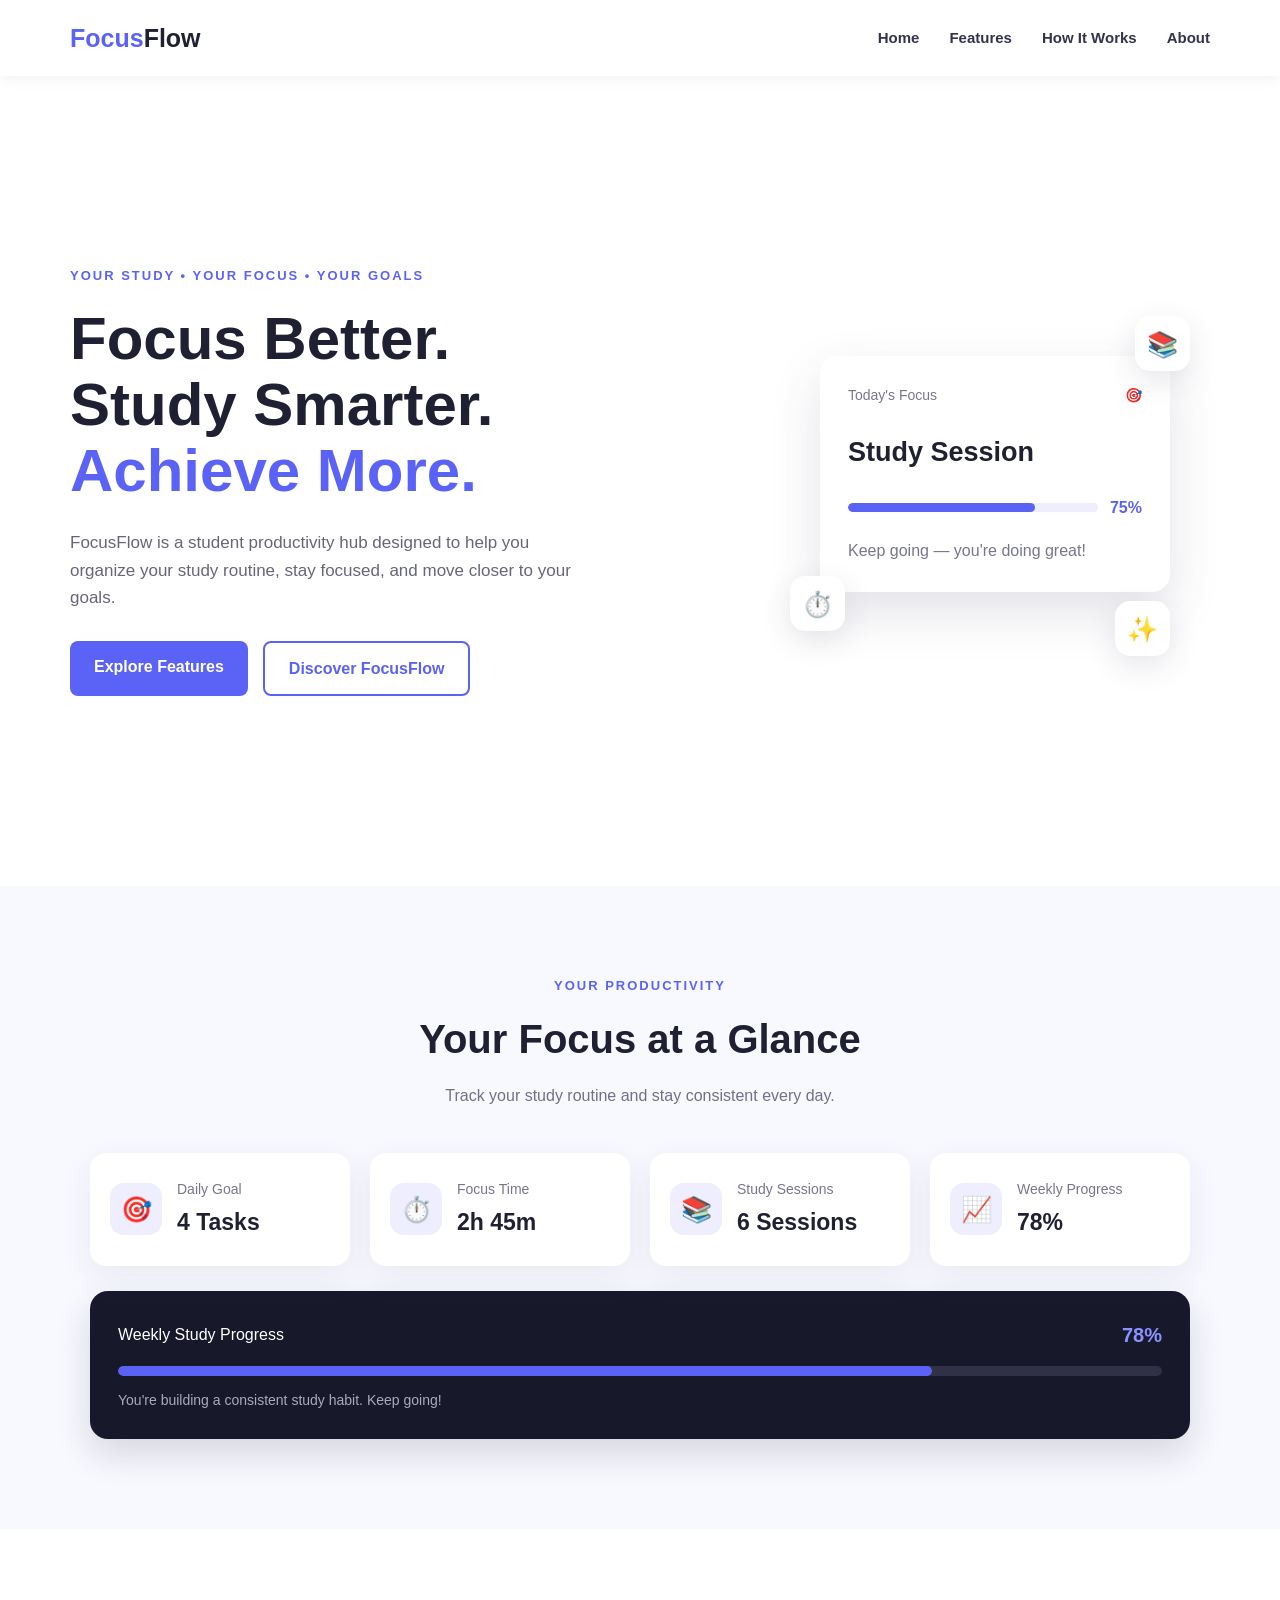
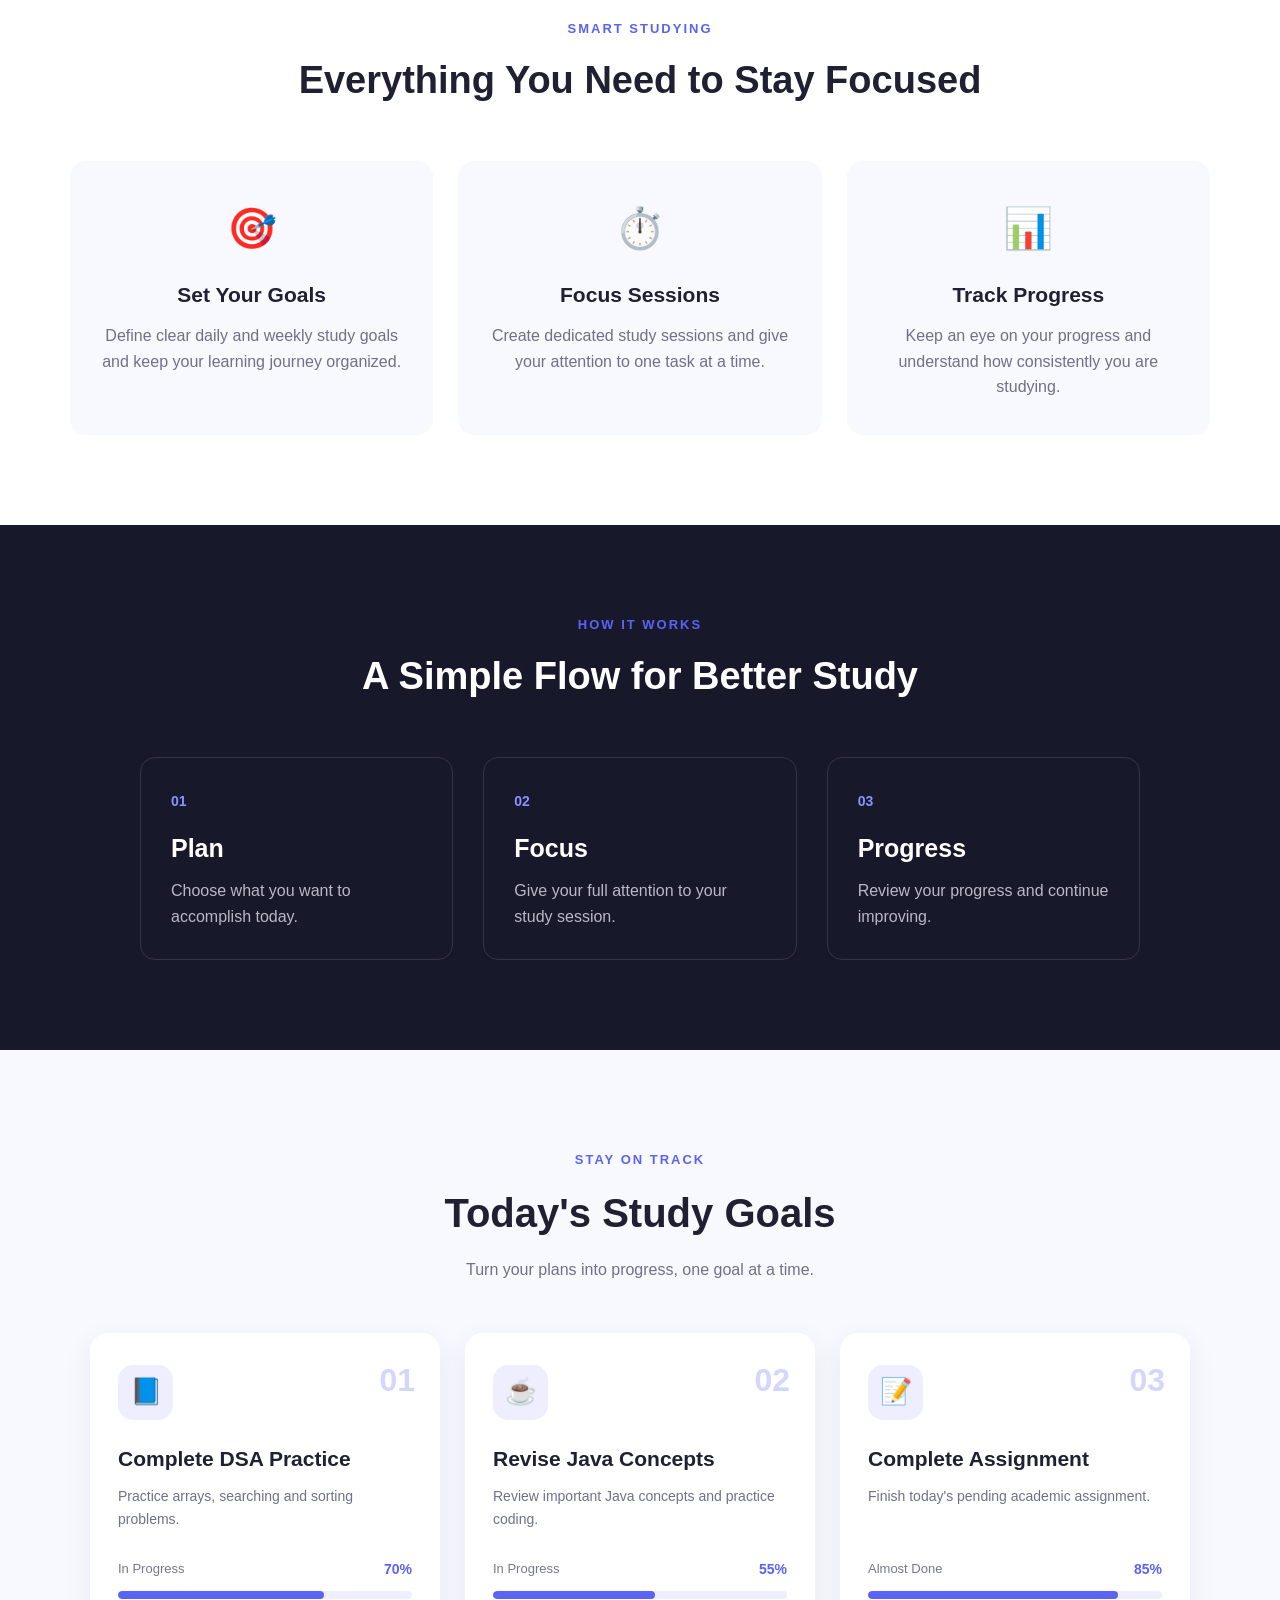
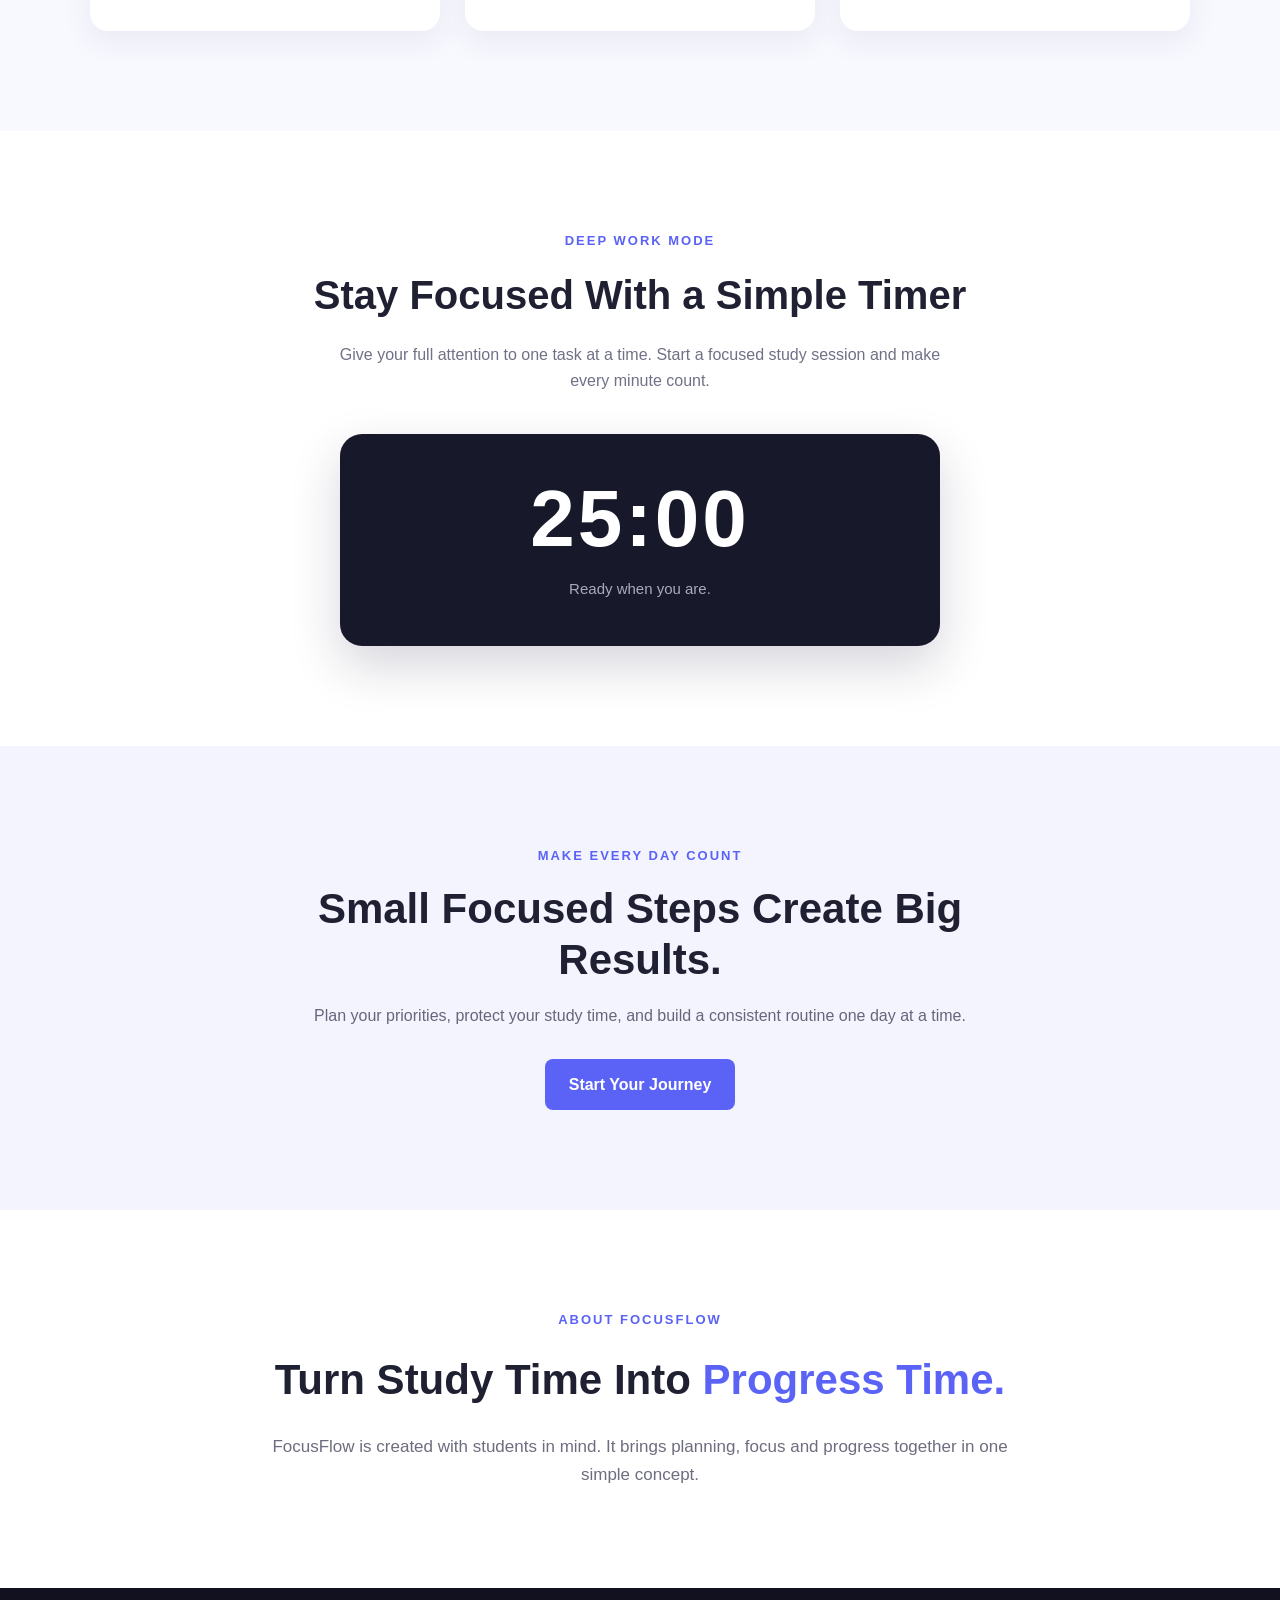
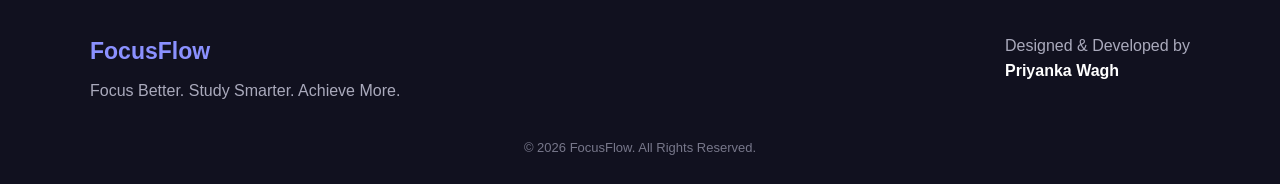
<file: WebDev-L1-LandingPage/index.html>
<!DOCTYPE html>
<html lang="en">

<head>
    <meta charset="UTF-8">
    <meta name="viewport" content="width=device-width, initial-scale=1.0">

    <title>FocusFlow | Student Productivity Hub</title>

    <link rel="stylesheet" href="style.css">
</head>

<body>

    <!-- ================= NAVBAR ================= -->

    <header>
        <nav class="navbar">

            <div class="logo">
                <span>Focus</span>Flow
            </div>

            <ul class="nav-links">
                <li><a href="#home">Home</a></li>
                <li><a href="#features">Features</a></li>
                <li><a href="#how-it-works">How It Works</a></li>
                <li><a href="#about">About</a></li>
            </ul>

        </nav>
    </header>


    <!-- ================= HERO ================= -->

    <main>

        <section id="home" class="hero">

            <div class="hero-content">

                <p class="small-heading">
                    YOUR STUDY • YOUR FOCUS • YOUR GOALS
                </p>

                <h1>
                    Focus Better.<br>
                    Study Smarter.<br>
                    <span>Achieve More.</span>
                </h1>

                <p class="hero-description">
                    FocusFlow is a student productivity hub designed
                    to help you organize your study routine, stay focused,
                    and move closer to your goals.
                </p>

                <div class="hero-buttons">

                    <a href="#features" class="primary-btn">
                        Explore Features
                    </a>

                    <a href="#about" class="secondary-btn">
                        Discover FocusFlow
                    </a>

                </div>

            </div>


            <!-- Hero Visual -->

            <div class="hero-visual">

                <div class="focus-card">

                    <div class="card-top">
                        <span>Today's Focus</span>
                        <span>🎯</span>
                    </div>

                    <h2>Study Session</h2>

                    <div class="progress-area">

                        <div class="progress-bar">
                            <div class="progress"></div>
                        </div>

                        <span>75%</span>

                    </div>

                    <p>
                        Keep going — you're doing great!
                    </p>

                </div>

                <div class="floating-icon icon-one">📚</div>
                <div class="floating-icon icon-two">⏱️</div>
                <div class="floating-icon icon-three">✨</div>

            </div>

        </section>


        <!-- ================= PRODUCTIVITY DASHBOARD ================= -->

        <section class="dashboard-section">

            <div class="dashboard-heading">

                <p>YOUR PRODUCTIVITY</p>

                <h2>Your Focus at a Glance</h2>

                <span>
                    Track your study routine and stay consistent every day.
                </span>

            </div>


            <div class="dashboard">

                <div class="dashboard-card">

                    <div class="dashboard-icon">
                        🎯
                    </div>

                    <div>
                        <p>Daily Goal</p>
                        <h3>4 Tasks</h3>
                    </div>

                </div>


                <div class="dashboard-card">

                    <div class="dashboard-icon">
                        ⏱️
                    </div>

                    <div>
                        <p>Focus Time</p>
                        <h3>2h 45m</h3>
                    </div>

                </div>


                <div class="dashboard-card">

                    <div class="dashboard-icon">
                        📚
                    </div>

                    <div>
                        <p>Study Sessions</p>
                        <h3>6 Sessions</h3>
                    </div>

                </div>


                <div class="dashboard-card">

                    <div class="dashboard-icon">
                        📈
                    </div>

                    <div>
                        <p>Weekly Progress</p>
                        <h3>78%</h3>
                    </div>

                </div>

            </div>


            <!-- Weekly Progress -->

            <div class="dashboard-progress">

                <div class="progress-info">

                    <span>
                        Weekly Study Progress
                    </span>

                    <strong>
                        78%
                    </strong>

                </div>

                <div class="big-progress-bar">

                    <div class="big-progress"></div>

                </div>

                <p>
                    You're building a consistent study habit. Keep going!
                </p>

            </div>

        </section>


        <!-- ================= FEATURES ================= -->

        <section id="features" class="section">

            <div class="section-heading">

                <p>SMART STUDYING</p>

                <h2>
                    Everything You Need to Stay Focused
                </h2>

            </div>


            <div class="feature-container">

                <div class="feature-card">

                    <div class="feature-icon">
                        🎯
                    </div>

                    <h3>
                        Set Your Goals
                    </h3>

                    <p>
                        Define clear daily and weekly study goals
                        and keep your learning journey organized.
                    </p>

                </div>


                <div class="feature-card">

                    <div class="feature-icon">
                        ⏱️
                    </div>

                    <h3>
                        Focus Sessions
                    </h3>

                    <p>
                        Create dedicated study sessions and give
                        your attention to one task at a time.
                    </p>

                </div>


                <div class="feature-card">

                    <div class="feature-icon">
                        📊
                    </div>

                    <h3>
                        Track Progress
                    </h3>

                    <p>
                        Keep an eye on your progress and understand
                        how consistently you are studying.
                    </p>

                </div>

            </div>

        </section>


        <!-- ================= HOW IT WORKS ================= -->

        <section id="how-it-works" class="how-section">

            <div class="section-heading">

                <p>HOW IT WORKS</p>

                <h2>
                    A Simple Flow for Better Study
                </h2>

            </div>


            <div class="steps">

                <div class="step">

                    <span>01</span>

                    <h3>
                        Plan
                    </h3>

                    <p>
                        Choose what you want to accomplish today.
                    </p>

                </div>


                <div class="step">

                    <span>02</span>

                    <h3>
                        Focus
                    </h3>

                    <p>
                        Give your full attention to your study session.
                    </p>

                </div>


                <div class="step">

                    <span>03</span>

                    <h3>
                        Progress
                    </h3>

                    <p>
                        Review your progress and continue improving.
                    </p>

                </div>

            </div>

        </section>


        <!-- ================= STUDY GOALS ================= -->

        <section class="goals-section">

            <div class="goals-heading">

                <p>
                    STAY ON TRACK
                </p>

                <h2>
                    Today's Study Goals
                </h2>

                <span>
                    Turn your plans into progress, one goal at a time.
                </span>

            </div>


            <div class="goals-container">


                <!-- Goal 1 -->

                <div class="goal-card">

                    <div class="goal-number">
                        01
                    </div>

                    <div class="goal-icon">
                        📘
                    </div>

                    <h3>
                        Complete DSA Practice
                    </h3>

                    <p>
                        Practice arrays, searching and sorting problems.
                    </p>

                    <div class="goal-status">

                        <span>
                            In Progress
                        </span>

                        <strong>
                            70%
                        </strong>

                    </div>

                    <div class="goal-bar">

                        <div class="goal-progress progress-70"></div>

                    </div>

                </div>


                <!-- Goal 2 -->

                <div class="goal-card">

                    <div class="goal-number">
                        02
                    </div>

                    <div class="goal-icon">
                        ☕
                    </div>

                    <h3>
                        Revise Java Concepts
                    </h3>

                    <p>
                        Review important Java concepts and practice coding.
                    </p>

                    <div class="goal-status">

                        <span>
                            In Progress
                        </span>

                        <strong>
                            55%
                        </strong>

                    </div>

                    <div class="goal-bar">

                        <div class="goal-progress progress-55"></div>

                    </div>

                </div>


                <!-- Goal 3 -->

                <div class="goal-card">

                    <div class="goal-number">
                        03
                    </div>

                    <div class="goal-icon">
                        📝
                    </div>

                    <h3>
                        Complete Assignment
                    </h3>

                    <p>
                        Finish today's pending academic assignment.
                    </p>

                    <div class="goal-status">

                        <span>
                            Almost Done
                        </span>

                        <strong>
                            85%
                        </strong>

                    </div>

                    <div class="goal-bar">

                        <div class="goal-progress progress-85"></div>

                    </div>

                </div>

            </div>

        </section>


        <!-- ================= FOCUS TIMER ================= -->

        <section class="timer-section">

            <div class="timer-content">

                <p class="timer-label">
                    DEEP WORK MODE
                </p>

                <h2>
                    Stay Focused With a Simple Timer
                </h2>

                <p class="timer-description">
                    Give your full attention to one task at a time.
                    Start a focused study session and make every minute count.
                </p>


                <div class="timer-box">

                    <div class="timer-display">
                        25:00
                    </div>

                    <p id="timer-message">
                        Ready when you are.
                    </p>

                </div>

            </div>

        </section>


        <!-- ================= DAILY FOCUS ================= -->

        <section class="daily-focus">

            <div class="daily-focus-content">

                <p>
                    MAKE EVERY DAY COUNT
                </p>

                <h2>
                    Small Focused Steps
                    Create Big Results.
                </h2>

                <p>
                    Plan your priorities, protect your study time,
                    and build a consistent routine one day at a time.
                </p>

                <a href="#home" class="primary-btn">
                    Start Your Journey
                </a>

            </div>

        </section>


        <!-- ================= ABOUT ================= -->

        <section id="about" class="about-section">

            <div class="about-content">

                <p>
                    ABOUT FOCUSFLOW
                </p>

                <h2>
                    Turn Study Time Into
                    <span>Progress Time.</span>
                </h2>

                <p>
                    FocusFlow is created with students in mind.
                    It brings planning, focus and progress together
                    in one simple concept.
                </p>

            </div>

        </section>

    </main>


    <!-- ================= FOOTER ================= -->

    <footer>

        <div class="footer-content">

            <div>

                <h3>
                    FocusFlow
                </h3>

                <p>
                    Focus Better. Study Smarter. Achieve More.
                </p>

            </div>


            <div>

                <p>
                    Designed & Developed by
                </p>

                <strong>
                    Priyanka Wagh
                </strong>

            </div>

        </div>


        <p class="copyright">
            © 2026 FocusFlow. All Rights Reserved.
        </p>

    </footer>

</body>

</html>
</file>
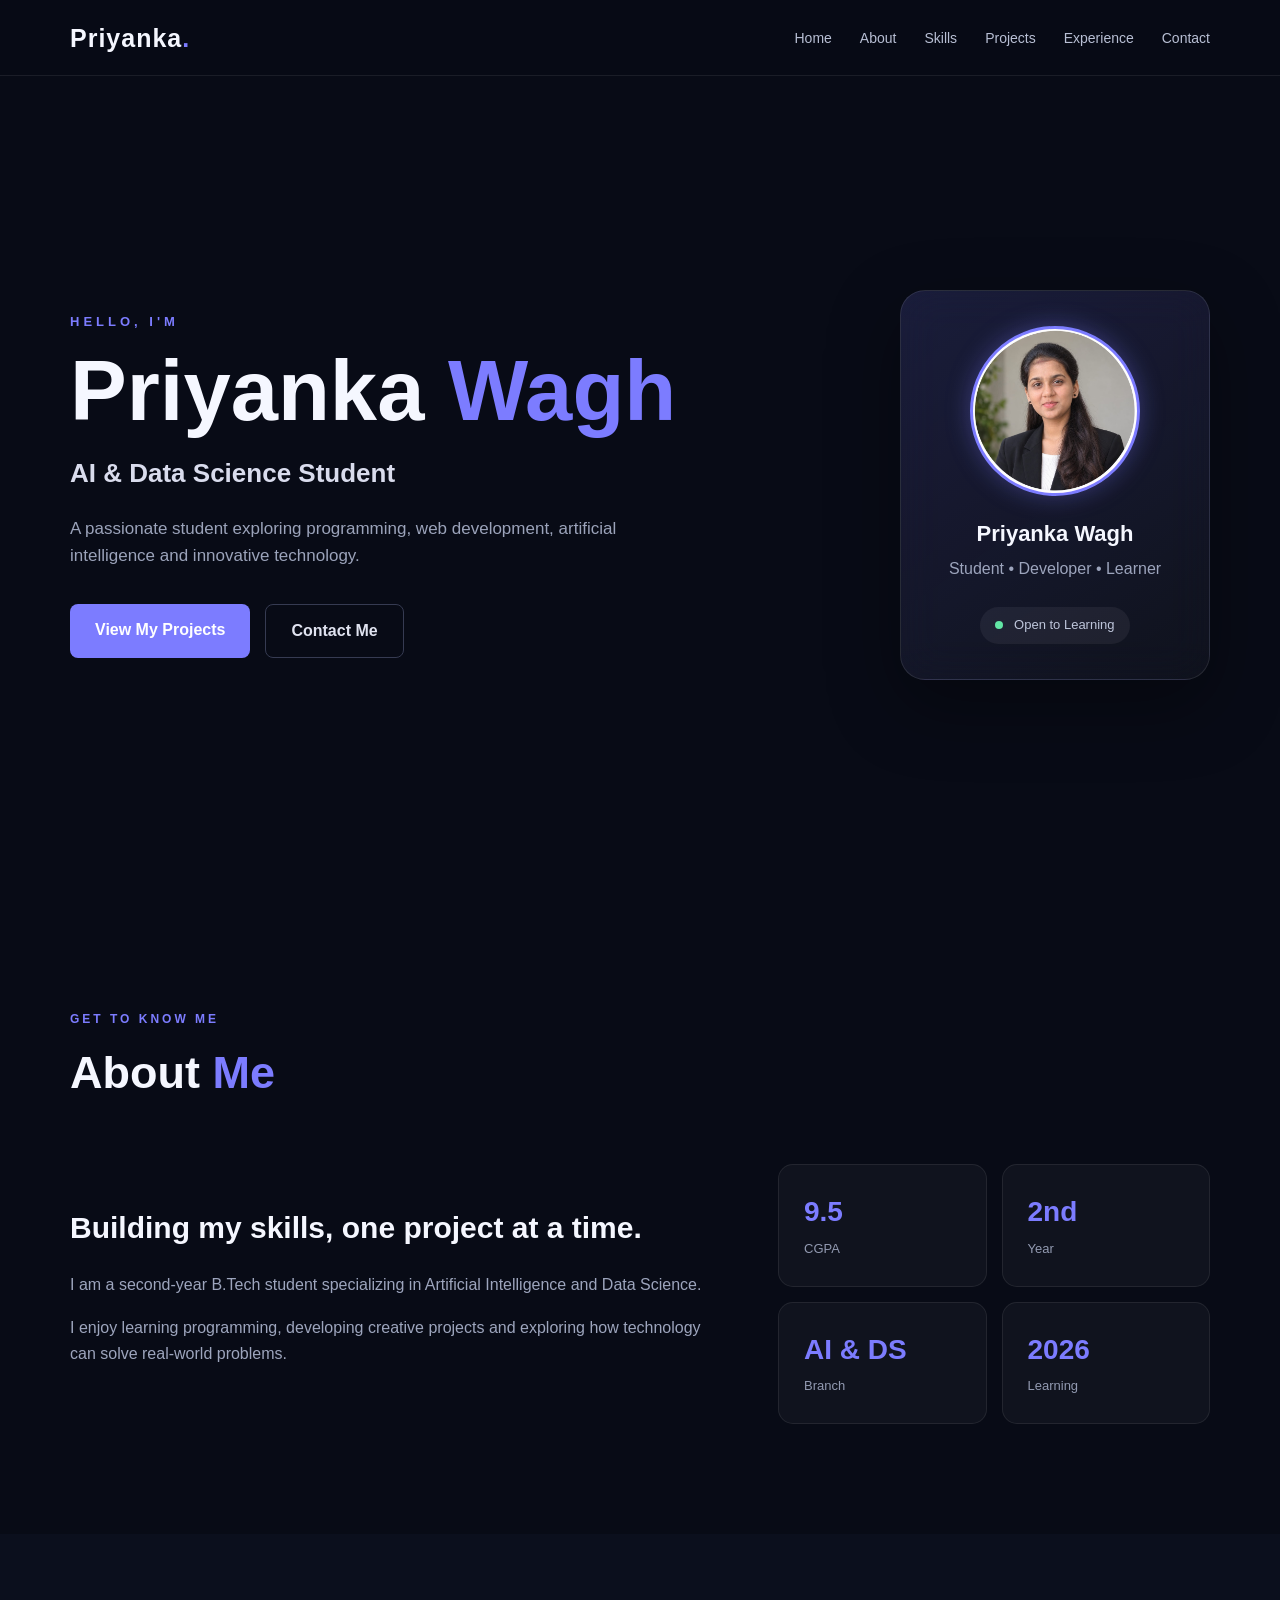
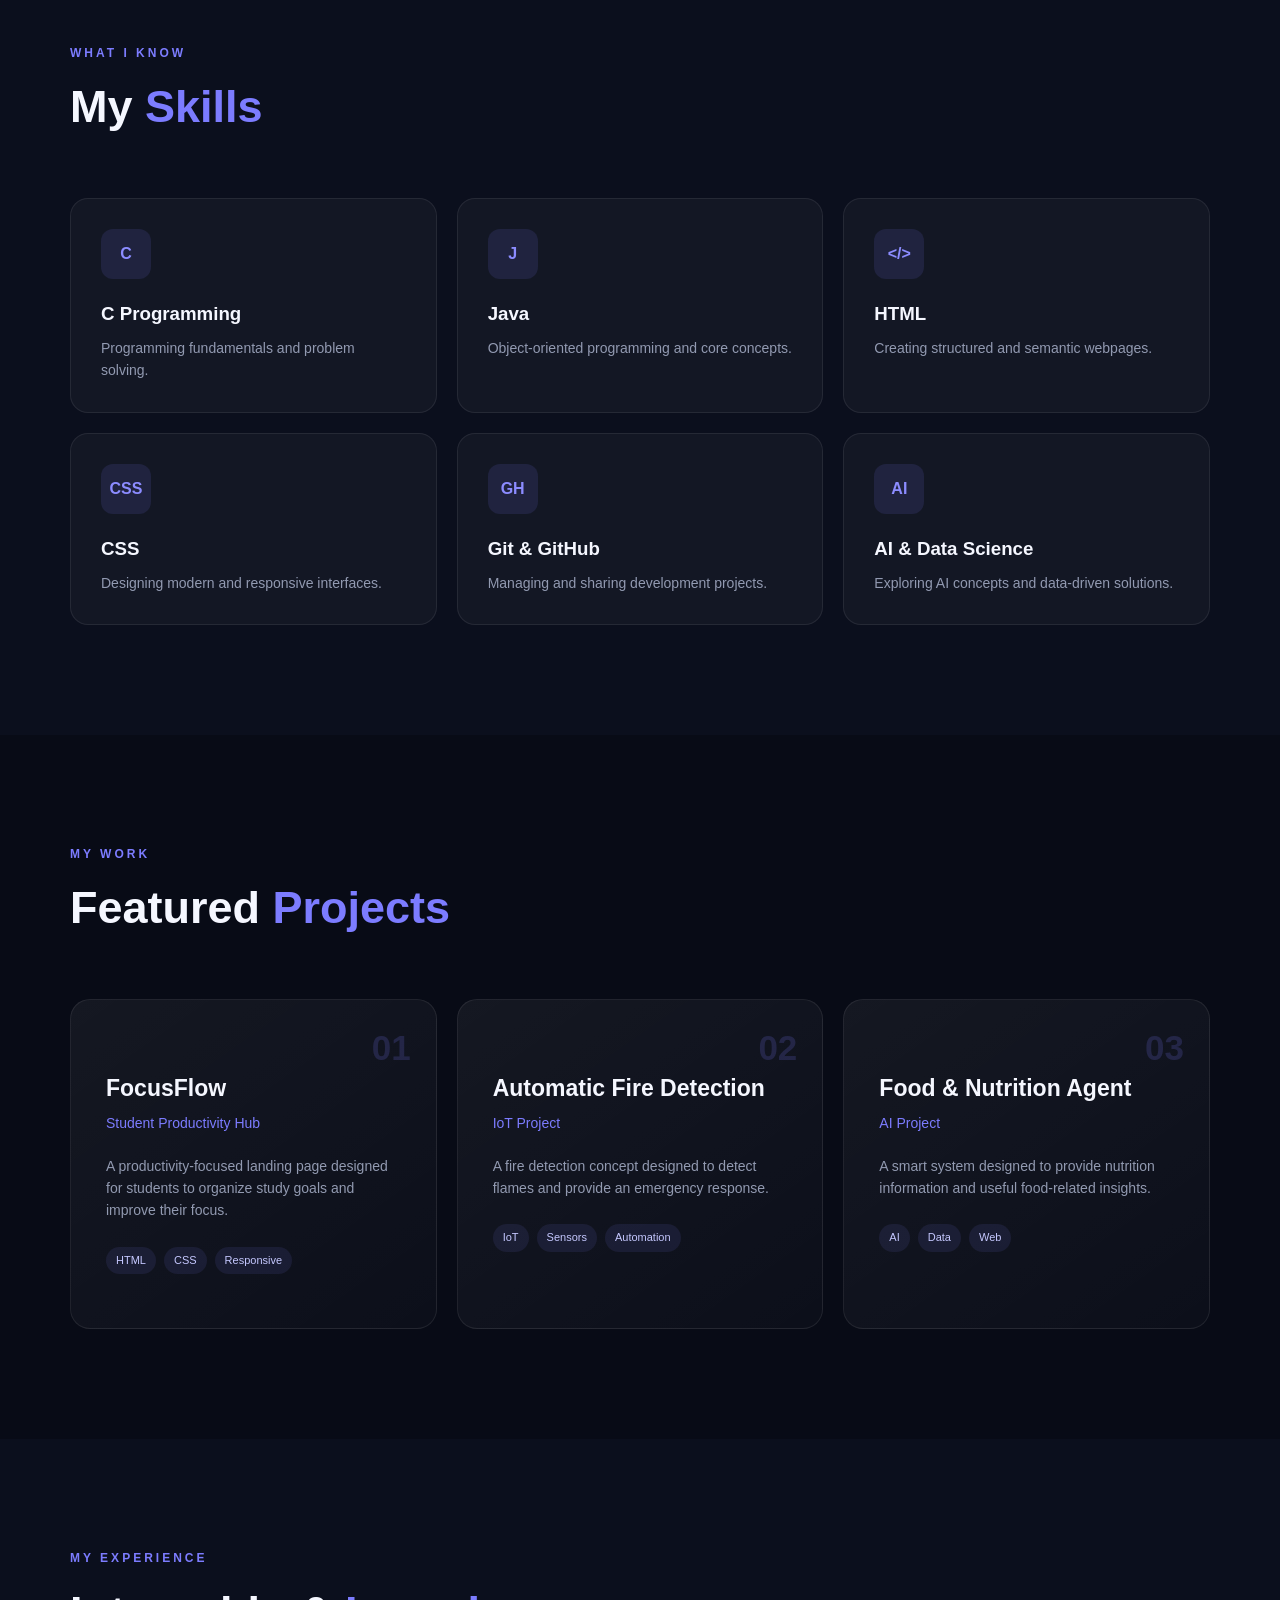
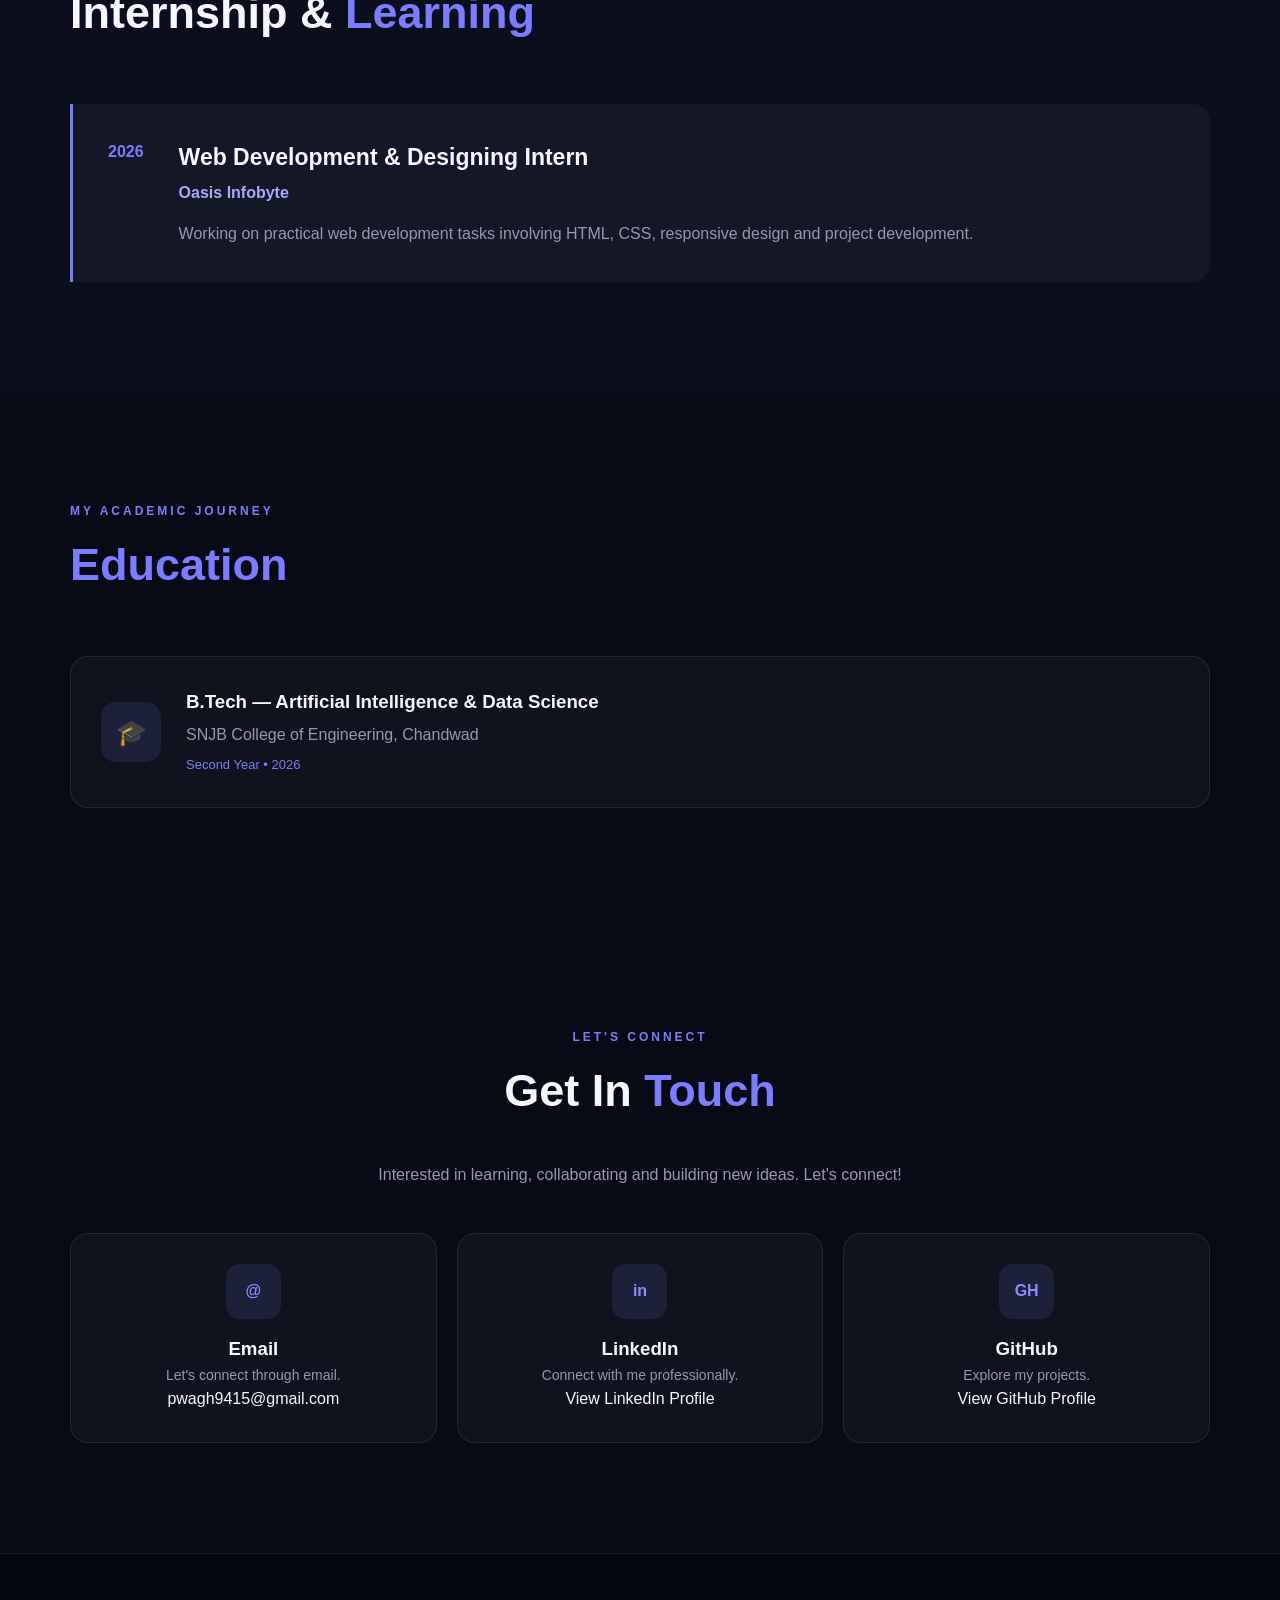
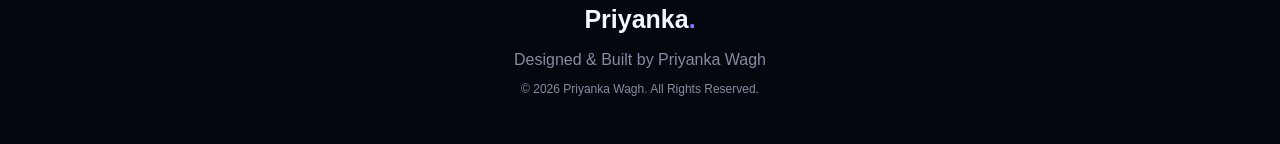
<file: WebDev-L1-Portfolio/index.html>
<!DOCTYPE html>
<html lang="en">

<head>
    <meta charset="UTF-8">
    <meta name="viewport" content="width=device-width, initial-scale=1.0">

    <title>Priyanka Wagh | AI & Data Science</title>

    <link rel="stylesheet" href="style.css">
</head>

<body>

    <!-- ================= NAVBAR ================= -->

    <header>
        <nav class="navbar">

            <div class="logo">
                Priyanka<span>.</span>
            </div>

            <ul class="nav-links">
                <li><a href="#home">Home</a></li>
                <li><a href="#about">About</a></li>
                <li><a href="#skills">Skills</a></li>
                <li><a href="#projects">Projects</a></li>
                <li><a href="#experience">Experience</a></li>
                <li><a href="#contact">Contact</a></li>
            </ul>

        </nav>
    </header>


    <!-- ================= HOME ================= -->

    <main>

        <section id="home" class="hero">

            <div class="hero-content">

                <p class="intro-text">HELLO, I'M</p>

                <h1>
                    Priyanka <span>Wagh</span>
                </h1>

                <h2>
                    AI & Data Science Student
                </h2>

                <p class="hero-description">
                    A passionate student exploring programming,
                    web development, artificial intelligence
                    and innovative technology.
                </p>

                <div class="hero-buttons">

                    <a href="#projects" class="btn primary-btn">
                        View My Projects
                    </a>

                    <a href="#contact" class="btn secondary-btn">
                        Contact Me
                    </a>

                </div>

            </div>


            <!-- Profile Card -->

            <div class="profile-card">

                <div class="profile-circle">
                    <img src="profile.jpg" alt="Priyanka Wagh">
                </div>

                <h3>Priyanka Wagh</h3>

                <p>Student • Developer • Learner</p>

                <div class="availability">
                    <span></span>
                    Open to Learning
                </div>

            </div>

        </section>


        <!-- ================= ABOUT ================= -->

        <section id="about" class="section">

            <div class="section-heading">

                <p>GET TO KNOW ME</p>

                <h2>
                    About <span>Me</span>
                </h2>

            </div>


            <div class="about-container">

                <div class="about-text">

                    <h3>
                        Building my skills, one project at a time.
                    </h3>

                    <p>
                        I am a second-year B.Tech student specializing
                        in Artificial Intelligence and Data Science.
                    </p>

                    <p>
                        I enjoy learning programming, developing
                        creative projects and exploring how technology
                        can solve real-world problems.
                    </p>

                </div>


                <div class="about-stats">

                    <div class="stat-card">
                        <strong>9.5</strong>
                        <span>CGPA</span>
                    </div>

                    <div class="stat-card">
                        <strong>2nd</strong>
                        <span>Year</span>
                    </div>

                    <div class="stat-card">
                        <strong>AI & DS</strong>
                        <span>Branch</span>
                    </div>

                    <div class="stat-card">
                        <strong>2026</strong>
                        <span>Learning</span>
                    </div>

                </div>

            </div>

        </section>


        <!-- ================= SKILLS ================= -->

        <section id="skills" class="section skills-section">

            <div class="section-heading">

                <p>WHAT I KNOW</p>

                <h2>
                    My <span>Skills</span>
                </h2>

            </div>


            <div class="skills-grid">

                <div class="skill-card">
                    <div class="skill-icon">C</div>
                    <h3>C Programming</h3>
                    <p>Programming fundamentals and problem solving.</p>
                </div>


                <div class="skill-card">
                    <div class="skill-icon">J</div>
                    <h3>Java</h3>
                    <p>Object-oriented programming and core concepts.</p>
                </div>


                <div class="skill-card">
                    <div class="skill-icon">&lt;/&gt;</div>
                    <h3>HTML</h3>
                    <p>Creating structured and semantic webpages.</p>
                </div>


                <div class="skill-card">
                    <div class="skill-icon">CSS</div>
                    <h3>CSS</h3>
                    <p>Designing modern and responsive interfaces.</p>
                </div>


                <div class="skill-card">
                    <div class="skill-icon">GH</div>
                    <h3>Git & GitHub</h3>
                    <p>Managing and sharing development projects.</p>
                </div>


                <div class="skill-card">
                    <div class="skill-icon">AI</div>
                    <h3>AI & Data Science</h3>
                    <p>Exploring AI concepts and data-driven solutions.</p>
                </div>

            </div>

        </section>


        <!-- ================= PROJECTS ================= -->

        <section id="projects" class="section">

            <div class="section-heading">

                <p>MY WORK</p>

                <h2>
                    Featured <span>Projects</span>
                </h2>

            </div>


            <div class="projects-grid">

                <div class="project-card">

                    <span class="project-number">01</span>

                    <h3>FocusFlow</h3>

                    <p class="project-type">
                        Student Productivity Hub
                    </p>

                    <p>
                        A productivity-focused landing page designed
                        for students to organize study goals and improve
                        their focus.
                    </p>

                    <div class="tags">
                        <span>HTML</span>
                        <span>CSS</span>
                        <span>Responsive</span>
                    </div>

                </div>


                <div class="project-card">

                    <span class="project-number">02</span>

                    <h3>Automatic Fire Detection</h3>

                    <p class="project-type">
                        IoT Project
                    </p>

                    <p>
                        A fire detection concept designed to detect
                        flames and provide an emergency response.
                    </p>

                    <div class="tags">
                        <span>IoT</span>
                        <span>Sensors</span>
                        <span>Automation</span>
                    </div>

                </div>


                <div class="project-card">

                    <span class="project-number">03</span>

                    <h3>Food & Nutrition Agent</h3>

                    <p class="project-type">
                        AI Project
                    </p>

                    <p>
                        A smart system designed to provide nutrition
                        information and useful food-related insights.
                    </p>

                    <div class="tags">
                        <span>AI</span>
                        <span>Data</span>
                        <span>Web</span>
                    </div>

                </div>

            </div>

        </section>


        <!-- ================= EXPERIENCE ================= -->

        <section id="experience" class="section experience-section">

            <div class="section-heading">

                <p>MY EXPERIENCE</p>

                <h2>
                    Internship & <span>Learning</span>
                </h2>

            </div>


            <div class="experience-card">

                <div class="experience-year">
                    2026
                </div>

                <div class="experience-content">

                    <h3>
                        Web Development & Designing Intern
                    </h3>

                    <h4>
                        Oasis Infobyte
                    </h4>

                    <p>
                        Working on practical web development tasks
                        involving HTML, CSS, responsive design and
                        project development.
                    </p>

                </div>

            </div>

        </section>


        <!-- ================= EDUCATION ================= -->

        <section class="section">

            <div class="section-heading">

                <p>MY ACADEMIC JOURNEY</p>

                <h2>
                    <span>Education</span>
                </h2>

            </div>


            <div class="education-card">

                <div class="education-icon">
                    🎓
                </div>

                <div>

                    <h3>
                        B.Tech — Artificial Intelligence & Data Science
                    </h3>

                    <p>
                        SNJB College of Engineering, Chandwad
                    </p>

                    <span>
                        Second Year • 2026
                    </span>

                </div>

            </div>

        </section>


        <!-- ================= CONTACT ================= -->

        <section id="contact" class="section contact-section">

            <div class="section-heading">

                <p>LET'S CONNECT</p>

                <h2>
                    Get In <span>Touch</span>
                </h2>

            </div>


            <p class="contact-intro">
                Interested in learning, collaborating and building
                new ideas. Let's connect!
            </p>


            <div class="contact-grid">

                <!-- Email -->
                <div class="contact-card">

                    <div class="contact-icon">@</div>

                    <h3>Email</h3>

                    <p>
                        Let's connect through email.
                    </p>

                    <a href="mailto:pwagh9415@gmail.com">
                        pwagh9415@gmail.com
                    </a>

                </div>


                <!-- LinkedIn -->
                <div class="contact-card">

                    <div class="contact-icon">in</div>

                    <h3>LinkedIn</h3>

                    <p>
                        Connect with me professionally.
                    </p>

                    <a href="https://www.linkedin.com/in/priyanka-wagh-015492390"
                       target="_blank"
                       rel="noopener noreferrer">
                        View LinkedIn Profile
                    </a>

                </div>


                <!-- GitHub -->
                <div class="contact-card">

                    <div class="contact-icon">GH</div>

                    <h3>GitHub</h3>

                    <p>
                        Explore my projects.
                    </p>

                    <a href="https://github.com/PriyankaWagh30"
                       target="_blank"
                       rel="noopener noreferrer">
                        View GitHub Profile
                    </a>

                </div>

            </div>

        </section>

    </main>


    <!-- ================= FOOTER ================= -->

    <footer>

        <div class="footer-logo">
            Priyanka<span>.</span>
        </div>

        <p>
            Designed & Built by Priyanka Wagh
        </p>

        <p class="copyright">
            © 2026 Priyanka Wagh. All Rights Reserved.
        </p>

    </footer>


</body>

</html>
</file>
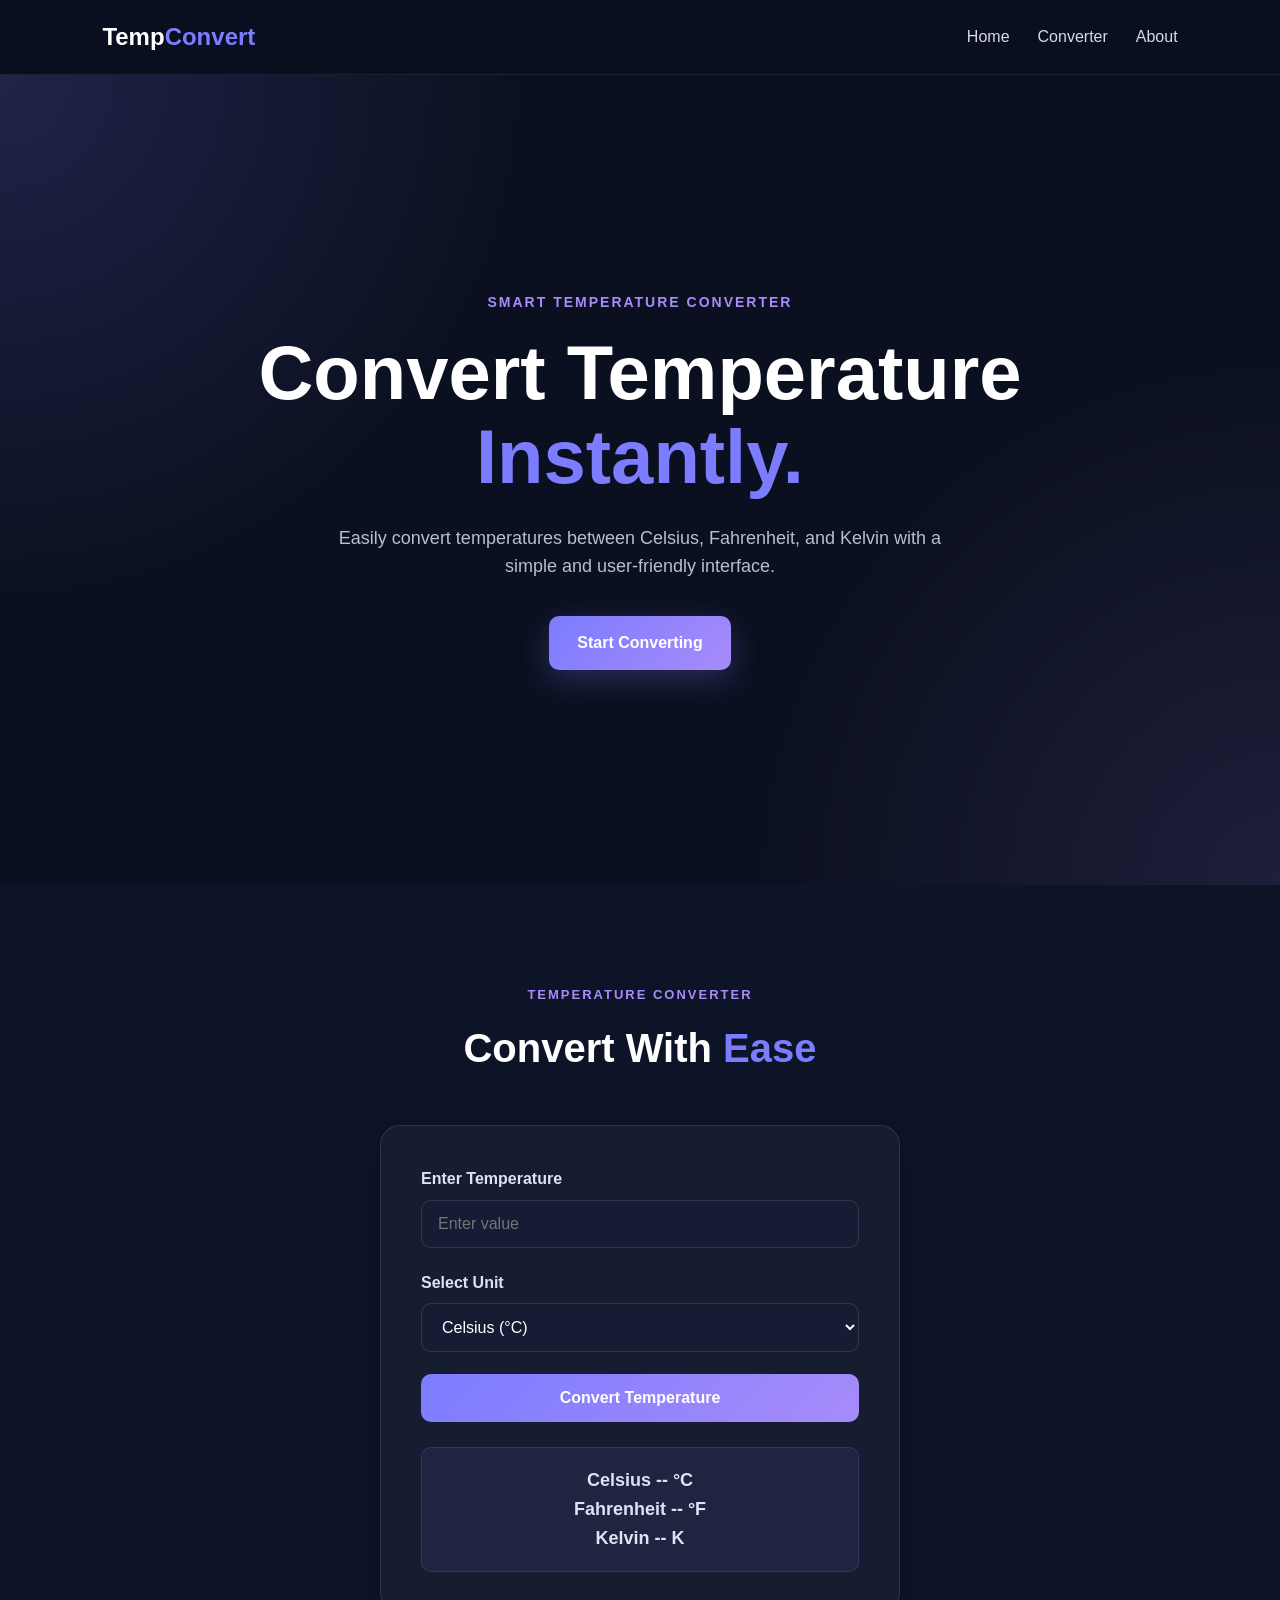
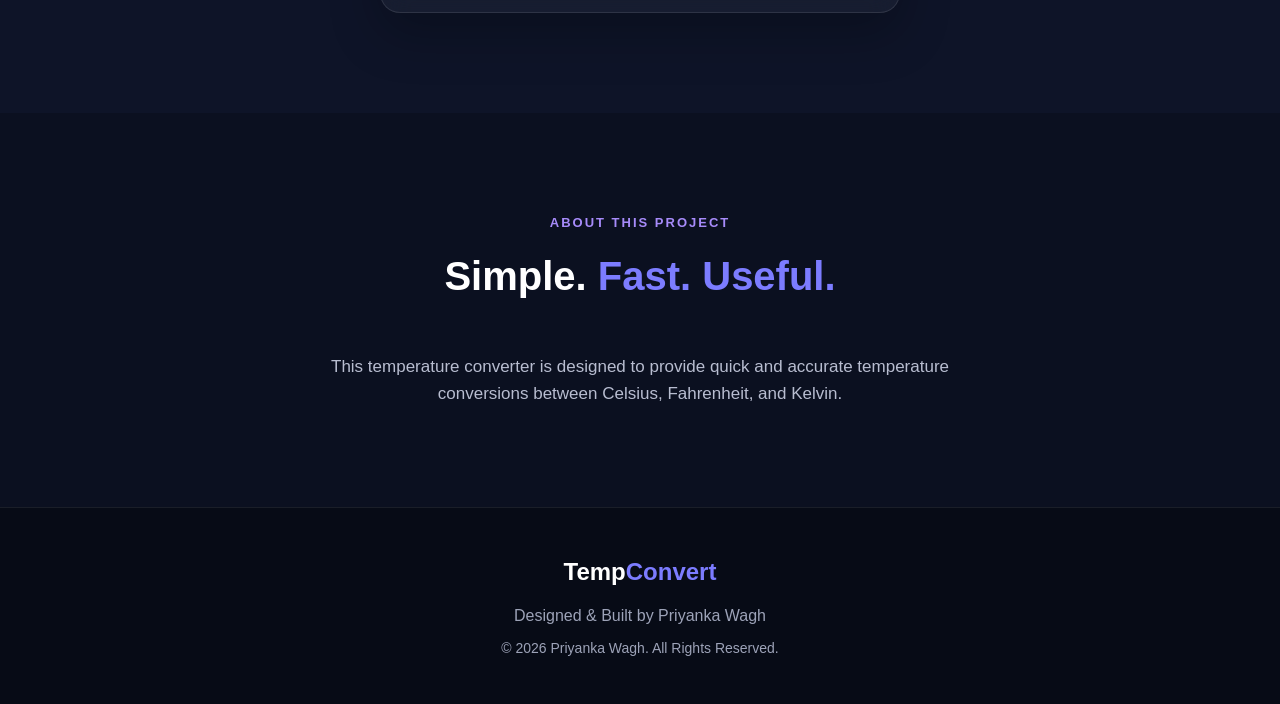
<file: WebDev-L1-TemperatureConverter/index.html>
<!DOCTYPE html>
<html lang="en">

<head>

    <meta charset="UTF-8">

    <meta name="viewport" content="width=device-width, initial-scale=1.0">

    <title>Temperature Converter | Priyanka Wagh</title>

    <link rel="stylesheet" href="style.css">

</head>


<body>


    <!-- ================= HEADER ================= -->

    <header>

        <div class="logo">
            Temp<span>Convert</span>
        </div>


        <nav>

            <a href="#home">
                Home
            </a>

            <a href="#converter">
                Converter
            </a>

            <a href="#about">
                About
            </a>

        </nav>

    </header>



    <!-- ================= MAIN ================= -->

    <main>


        <!-- ================= HERO SECTION ================= -->

        <section id="home" class="hero">

            <div class="hero-content">

                <p class="tagline">
                    SMART TEMPERATURE CONVERTER
                </p>


                <h1>

                    Convert Temperature

                    <span>
                        Instantly.
                    </span>

                </h1>


                <p class="hero-text">

                    Easily convert temperatures between
                    Celsius, Fahrenheit, and Kelvin with a
                    simple and user-friendly interface.

                </p>


                <a href="#converter" class="hero-btn">

                    Start Converting

                </a>

            </div>

        </section>



        <!-- ================= CONVERTER SECTION ================= -->

        <section id="converter" class="converter-section">


            <div class="section-heading">

                <p>
                    TEMPERATURE CONVERTER
                </p>


                <h2>

                    Convert With
                    <span>Ease</span>

                </h2>

            </div>



            <!-- Converter Card -->

            <div class="converter-card">


                <!-- Temperature Input -->

                <label for="temperature">

                    Enter Temperature

                </label>


                <input
                    type="number"
                    id="temperature"
                    placeholder="Enter value"
                >



                <!-- Unit Selection -->

                <label for="unit">

                    Select Unit

                </label>


                <select id="unit">


                    <option value="celsius">

                        Celsius (°C)

                    </option>


                    <option value="fahrenheit">

                        Fahrenheit (°F)

                    </option>


                    <option value="kelvin">

                        Kelvin (K)

                    </option>


                </select>



                <!-- Convert Button -->

                <button onclick="convertTemperature()">

                    Convert Temperature

                </button>



                <!-- ================= RESULT ================= -->

                <div id="result" class="result">


                    <!-- Celsius Result -->

                    <div class="result-box">

                        <span>
                            Celsius
                        </span>


                        <strong id="celsiusResult">

                            -- °C

                        </strong>

                    </div>



                    <!-- Fahrenheit Result -->

                    <div class="result-box">

                        <span>
                            Fahrenheit
                        </span>


                        <strong id="fahrenheitResult">

                            -- °F

                        </strong>

                    </div>



                    <!-- Kelvin Result -->

                    <div class="result-box">

                        <span>
                            Kelvin
                        </span>


                        <strong id="kelvinResult">

                            -- K

                        </strong>

                    </div>


                </div>


            </div>

        </section>



        <!-- ================= ABOUT SECTION ================= -->

        <section id="about" class="about-section">


            <div class="section-heading">

                <p>
                    ABOUT THIS PROJECT
                </p>


                <h2>

                    Simple.
                    <span>Fast. Useful.</span>

                </h2>

            </div>



            <p class="about-text">

                This temperature converter is designed to
                provide quick and accurate temperature
                conversions between Celsius, Fahrenheit,
                and Kelvin.

            </p>


        </section>


    </main>



    <!-- ================= FOOTER ================= -->

    <footer>


        <div class="footer-logo">

            Temp<span>Convert</span>

        </div>


        <p>

            Designed & Built by Priyanka Wagh

        </p>


        <p class="copyright">

            © 2026 Priyanka Wagh. All Rights Reserved.

        </p>


    </footer>



    <!-- ================= JAVASCRIPT ================= -->

    <script src="script.js"></script>


</body>

</html>
</file>
<file: WebDev-L1-LandingPage/style.css>
* {
    margin: 0;
    padding: 0;
    box-sizing: border-box;
}

html {
    scroll-behavior: smooth;
}

body {
    font-family: Arial, Helvetica, sans-serif;
    color: #202033;
    background: #ffffff;
    line-height: 1.6;
}


/* ================= NAVBAR ================= */

header {
    position: sticky;
    top: 0;
    z-index: 1000;
    background: #ffffff;
    box-shadow: 0 2px 15px rgba(0, 0, 0, 0.06);
}

.navbar {
    max-width: 1200px;
    margin: auto;
    padding: 18px 30px;

    display: flex;
    align-items: center;
    justify-content: space-between;
}

.logo {
    font-size: 25px;
    font-weight: bold;
    color: #202033;
}

.logo span {
    color: #5b63f6;
}

.nav-links {
    display: flex;
    list-style: none;
    gap: 30px;
}

.nav-links a {
    text-decoration: none;
    color: #33334d;
    font-size: 15px;
    font-weight: 600;
}

.nav-links a:hover {
    color: #5b63f6;
}


/* ================= HERO ================= */

.hero {
    min-height: 90vh;
    max-width: 1200px;
    margin: auto;
    padding: 70px 30px;

    display: flex;
    align-items: center;
    justify-content: space-between;
    gap: 60px;
}

.hero-content {
    max-width: 600px;
}

.small-heading {
    color: #5b63f6;
    font-size: 13px;
    font-weight: bold;
    letter-spacing: 2px;
    margin-bottom: 20px;
}

.hero h1 {
    font-size: 60px;
    line-height: 1.1;
    margin-bottom: 25px;
}

.hero h1 span {
    color: #5b63f6;
}

.hero-description {
    color: #66667a;
    font-size: 17px;
    max-width: 520px;
    margin-bottom: 30px;
}

.hero-buttons {
    display: flex;
    gap: 15px;
    flex-wrap: wrap;
}

.primary-btn,
.secondary-btn {
    display: inline-block;
    padding: 13px 24px;
    border-radius: 8px;
    text-decoration: none;
    font-weight: bold;
    transition: 0.3s;
}

.primary-btn {
    background: #5b63f6;
    color: white;
}

.primary-btn:hover {
    background: #454de0;
    transform: translateY(-2px);
}

.secondary-btn {
    border: 2px solid #5b63f6;
    color: #5b63f6;
}

.secondary-btn:hover {
    background: #5b63f6;
    color: white;
}


/* ================= HERO VISUAL ================= */

.hero-visual {
    position: relative;
    width: 420px;
    height: 350px;
}

.focus-card {
    position: absolute;
    top: 50px;
    left: 30px;

    width: 350px;
    padding: 28px;

    background: white;
    border-radius: 18px;

    box-shadow: 0 20px 50px rgba(60, 60, 100, 0.15);
}

.card-top {
    display: flex;
    justify-content: space-between;
    color: #77778b;
    font-size: 14px;
}

.focus-card h2 {
    margin: 25px 0 20px;
    font-size: 27px;
}

.progress-area {
    display: flex;
    align-items: center;
    gap: 12px;
}

.progress-bar {
    flex: 1;
    height: 9px;
    background: #eeeeff;
    border-radius: 20px;
    overflow: hidden;
}

.progress {
    width: 75%;
    height: 100%;
    background: #5b63f6;
    border-radius: 20px;
}

.progress-area span {
    font-weight: bold;
    color: #5b63f6;
}

.focus-card p {
    margin-top: 18px;
    color: #77778b;
}

.floating-icon {
    position: absolute;
    width: 55px;
    height: 55px;

    display: flex;
    align-items: center;
    justify-content: center;

    background: white;
    border-radius: 15px;

    font-size: 25px;

    box-shadow: 0 10px 30px rgba(50, 50, 80, 0.12);
}

.icon-one {
    top: 10px;
    right: 20px;
}

.icon-two {
    bottom: 25px;
    left: 0;
}

.icon-three {
    bottom: 0;
    right: 40px;
}


/* ================= PRODUCTIVITY DASHBOARD ================= */

.dashboard-section {
    padding: 90px 30px;
    background: #f8f9ff;
}

.dashboard-heading {
    max-width: 750px;
    margin: 0 auto 45px;
    text-align: center;
}

.dashboard-heading p {
    color: #5b63f6;
    font-size: 13px;
    font-weight: bold;
    letter-spacing: 2px;
    margin-bottom: 10px;
}

.dashboard-heading h2 {
    font-size: 40px;
    margin-bottom: 12px;
}

.dashboard-heading span {
    color: #707087;
    font-size: 16px;
}

.dashboard {
    max-width: 1100px;
    margin: auto;

    display: grid;
    grid-template-columns: repeat(4, 1fr);
    gap: 20px;
}

.dashboard-card {
    background: #ffffff;
    padding: 25px 20px;

    border-radius: 16px;

    display: flex;
    align-items: center;
    gap: 15px;

    box-shadow: 0 10px 30px rgba(50, 50, 90, 0.08);

    transition: 0.3s;
}

.dashboard-card:hover {
    transform: translateY(-6px);
    box-shadow: 0 15px 35px rgba(50, 50, 90, 0.13);
}

.dashboard-icon {
    width: 52px;
    height: 52px;

    display: flex;
    align-items: center;
    justify-content: center;

    background: #eeeeff;
    border-radius: 14px;

    font-size: 25px;
}

.dashboard-card p {
    color: #77778b;
    font-size: 14px;
    margin-bottom: 3px;
}

.dashboard-card h3 {
    font-size: 23px;
    color: #202033;
}

.dashboard-progress {
    max-width: 1100px;
    margin: 25px auto 0;

    padding: 28px;

    background: #18182b;
    border-radius: 18px;

    color: white;

    box-shadow: 0 15px 35px rgba(20, 20, 40, 0.15);
}

.progress-info {
    display: flex;
    justify-content: space-between;
    align-items: center;

    margin-bottom: 15px;
}

.progress-info span {
    font-size: 16px;
}

.progress-info strong {
    color: #8b91ff;
    font-size: 20px;
}

.big-progress-bar {
    width: 100%;
    height: 10px;

    background: #303047;

    border-radius: 20px;
    overflow: hidden;
}

.big-progress {
    width: 78%;
    height: 100%;

    background: #5b63f6;

    border-radius: 20px;
}

.dashboard-progress > p {
    margin-top: 13px;
    color: #aaaabc;
    font-size: 14px;
}


/* ================= COMMON SECTION ================= */

.section {
    padding: 90px 30px;
    max-width: 1200px;
    margin: auto;
}

.section-heading {
    text-align: center;
    margin-bottom: 50px;
}

.section-heading p {
    color: #5b63f6;
    font-size: 13px;
    font-weight: bold;
    letter-spacing: 2px;
    margin-bottom: 10px;
}

.section-heading h2 {
    font-size: 38px;
}


/* ================= FEATURES ================= */

.feature-container {
    display: grid;
    grid-template-columns: repeat(3, 1fr);
    gap: 25px;
}

.feature-card {
    padding: 35px 28px;
    background: #f8f8ff;
    border-radius: 16px;
    text-align: center;
    transition: 0.3s;
}

.feature-card:hover {
    transform: translateY(-7px);
    box-shadow: 0 15px 35px rgba(70, 70, 120, 0.12);
}

.feature-icon {
    font-size: 40px;
    margin-bottom: 18px;
}

.feature-card h3 {
    margin-bottom: 12px;
    font-size: 21px;
}

.feature-card p {
    color: #707087;
}


/* ================= HOW IT WORKS ================= */

.how-section {
    padding: 90px 30px;
    background: #18182b;
    color: white;
}

.how-section .section-heading h2 {
    color: white;
}

.steps {
    max-width: 1000px;
    margin: auto;

    display: grid;
    grid-template-columns: repeat(3, 1fr);
    gap: 30px;
}

.step {
    padding: 30px;
    border: 1px solid rgba(255, 255, 255, 0.12);
    border-radius: 15px;
}

.step span {
    color: #8b91ff;
    font-size: 14px;
    font-weight: bold;
}

.step h3 {
    font-size: 25px;
    margin: 15px 0 10px;
}

.step p {
    color: #b8b8c8;
}


/* ================= STUDY GOALS ================= */

.goals-section {
    padding: 100px 30px;
    background: #f8f9ff;
}

.goals-heading {
    max-width: 750px;
    margin: 0 auto 50px;
    text-align: center;
}

.goals-heading p {
    color: #5b63f6;
    font-size: 13px;
    font-weight: bold;
    letter-spacing: 2px;
    margin-bottom: 10px;
}

.goals-heading h2 {
    font-size: 40px;
    margin-bottom: 12px;
}

.goals-heading span {
    color: #707087;
    font-size: 16px;
}

.goals-container {
    max-width: 1100px;
    margin: auto;

    display: grid;
    grid-template-columns: repeat(3, 1fr);
    gap: 25px;
}

.goal-card {
    position: relative;

    padding: 32px 28px;

    background: #ffffff;
    border-radius: 18px;

    box-shadow: 0 10px 30px rgba(50, 50, 90, 0.08);

    transition: 0.3s;
}

.goal-card:hover {
    transform: translateY(-7px);
    box-shadow: 0 18px 40px rgba(50, 50, 90, 0.14);
}

.goal-number {
    position: absolute;
    top: 22px;
    right: 25px;

    color: #d5d6ff;
    font-size: 32px;
    font-weight: bold;
}

.goal-icon {
    width: 55px;
    height: 55px;

    display: flex;
    align-items: center;
    justify-content: center;

    background: #eeeeff;
    border-radius: 15px;

    font-size: 26px;

    margin-bottom: 22px;
}

.goal-card h3 {
    font-size: 21px;
    margin-bottom: 10px;
}

.goal-card > p {
    color: #707087;
    font-size: 14px;
    min-height: 48px;
    margin-bottom: 25px;
}

.goal-status {
    display: flex;
    justify-content: space-between;
    align-items: center;

    margin-bottom: 10px;
}

.goal-status span {
    color: #77778b;
    font-size: 13px;
}

.goal-status strong {
    color: #5b63f6;
    font-size: 14px;
}

.goal-bar {
    width: 100%;
    height: 8px;

    background: #eeeeff;

    border-radius: 20px;
    overflow: hidden;
}

.goal-progress {
    height: 100%;
    background: #5b63f6;
    border-radius: 20px;
}

.progress-70 {
    width: 70%;
}

.progress-55 {
    width: 55%;
}

.progress-85 {
    width: 85%;
}


/* ================= FOCUS TIMER ================= */

.timer-section {
    padding: 100px 30px;
    background: #ffffff;
}

.timer-content {
    max-width: 900px;
    margin: auto;
    text-align: center;
}

.timer-label {
    color: #5b63f6;
    font-size: 13px;
    font-weight: bold;
    letter-spacing: 2px;
    margin-bottom: 12px;
}

.timer-content h2 {
    font-size: 40px;
    margin-bottom: 15px;
}

.timer-description {
    max-width: 620px;
    margin: 0 auto 40px;
    color: #707087;
    font-size: 16px;
}

.timer-box {
    max-width: 600px;
    margin: auto;
    padding: 45px 30px;

    background: #18182b;
    border-radius: 22px;

    box-shadow: 0 20px 50px rgba(30, 30, 60, 0.18);
}

.timer-display {
    font-size: 80px;
    font-weight: bold;
    letter-spacing: 3px;
    color: white;
    line-height: 1;
}

#timer-message {
    margin: 18px 0 0;
    color: #aaaabc;
    font-size: 15px;
}


/* ================= DAILY FOCUS ================= */

.daily-focus {
    padding: 100px 30px;
    text-align: center;
    background: #f4f4ff;
}

.daily-focus-content {
    max-width: 700px;
    margin: auto;
}

.daily-focus-content > p:first-child {
    color: #5b63f6;
    font-size: 13px;
    font-weight: bold;
    letter-spacing: 2px;
}

.daily-focus h2 {
    font-size: 42px;
    line-height: 1.2;
    margin: 18px 0;
}

.daily-focus h2 + p {
    color: #66667a;
    margin-bottom: 30px;
}


/* ================= ABOUT ================= */

.about-section {
    padding: 100px 30px;
    background: white;
    text-align: center;
}

.about-content {
    max-width: 750px;
    margin: auto;
}

.about-content > p:first-child {
    color: #5b63f6;
    font-size: 13px;
    font-weight: bold;
    letter-spacing: 2px;
}

.about-content h2 {
    font-size: 42px;
    margin: 15px 0 20px;
}

.about-content h2 span {
    color: #5b63f6;
}

.about-content p:last-child {
    color: #6d6d80;
    font-size: 17px;
}


/* ================= FOOTER ================= */

footer {
    background: #11111f;
    color: white;
    padding: 45px 30px 25px;
}

.footer-content {
    max-width: 1100px;
    margin: auto;

    display: flex;
    justify-content: space-between;
    gap: 30px;
}

.footer-content h3 {
    color: #8b91ff;
    font-size: 23px;
    margin-bottom: 8px;
}

.footer-content p {
    color: #aaaabc;
}

.footer-content strong {
    color: white;
}

.copyright {
    text-align: center;
    color: #77778a;
    font-size: 13px;
    margin-top: 35px;
}


/* ================= RESPONSIVE ================= */

@media (max-width: 900px) {

    .dashboard {
        grid-template-columns: repeat(2, 1fr);
    }

    .goals-container {
        grid-template-columns: 1fr;
        max-width: 600px;
    }
}


@media (max-width: 800px) {

    .navbar {
        flex-direction: column;
        gap: 15px;
    }

    .nav-links {
        gap: 15px;
        flex-wrap: wrap;
        justify-content: center;
    }

    .hero {
        flex-direction: column;
        text-align: center;
        padding-top: 50px;
    }

    .hero h1 {
        font-size: 43px;
    }

    .hero-description {
        margin-left: auto;
        margin-right: auto;
    }

    .hero-buttons {
        justify-content: center;
    }

    .hero-visual {
        width: 100%;
        max-width: 420px;
    }

    .feature-container,
    .steps {
        grid-template-columns: 1fr;
    }

    .section-heading h2 {
        font-size: 30px;
    }

    .daily-focus h2,
    .about-content h2 {
        font-size: 32px;
    }

    .footer-content {
        flex-direction: column;
        text-align: center;
    }
}


@media (max-width: 600px) {

    .dashboard {
        grid-template-columns: 1fr;
    }

    .dashboard-heading h2 {
        font-size: 32px;
    }

    .dashboard-section {
        padding: 70px 20px;
    }

    .goals-section {
        padding: 70px 20px;
    }

    .goals-heading h2 {
        font-size: 32px;
    }

    .timer-section {
        padding: 70px 20px;
    }

    .timer-content h2 {
        font-size: 32px;
    }

    .timer-display {
        font-size: 60px;
    }

    .timer-box {
        padding: 35px 20px;
    }
}
</file>
<file: WebDev-L1-Portfolio/style.css>
/* ==============================
   RESET & GLOBAL
============================== */

* {
    margin: 0;
    padding: 0;
    box-sizing: border-box;
    scroll-behavior: smooth;
}

body {
    font-family: "Segoe UI", Arial, sans-serif;
    background: #080b16;
    color: #f5f7ff;
    line-height: 1.6;
}

a {
    text-decoration: none;
    color: inherit;
}

span {
    color: #7c7cff;
}


/* ==============================
   NAVBAR
============================== */

header {
    position: fixed;
    top: 0;
    left: 0;
    width: 100%;
    z-index: 1000;

    background: rgba(8, 11, 22, 0.85);
    backdrop-filter: blur(16px);

    border-bottom: 1px solid rgba(255, 255, 255, 0.08);
}

.navbar {
    max-width: 1200px;
    height: 75px;
    margin: auto;
    padding: 0 30px;

    display: flex;
    align-items: center;
    justify-content: space-between;
}

.logo {
    font-size: 25px;
    font-weight: 800;
    letter-spacing: 1px;
}

.logo span {
    color: #7c7cff;
}

.nav-links {
    display: flex;
    list-style: none;
    gap: 28px;
}

.nav-links a {
    color: #b8bfd4;
    font-size: 14px;
    transition: 0.3s;
}

.nav-links a:hover {
    color: #ffffff;
}


/* ==============================
   HERO
============================== */

.hero {
    min-height: 100vh;
    max-width: 1200px;

    margin: auto;
    padding: 150px 30px 80px;

    display: flex;
    align-items: center;
    justify-content: space-between;

    gap: 70px;
}

.hero-content {
    max-width: 650px;
}

.intro-text {
    color: #7c7cff;
    font-size: 13px;
    font-weight: 700;
    letter-spacing: 4px;

    margin-bottom: 15px;
}

.hero h1 {
    font-size: clamp(52px, 8vw, 85px);
    line-height: 1;

    margin-bottom: 20px;
}

.hero h1 span {
    color: #7c7cff;
}

.hero h2 {
    font-size: 26px;
    color: #d9dced;

    margin-bottom: 20px;
}

.hero-description {
    max-width: 600px;

    color: #9ba3ba;
    font-size: 17px;
}

.hero-buttons {
    display: flex;
    gap: 15px;
    flex-wrap: wrap;

    margin-top: 35px;
}

.btn {
    padding: 13px 25px;
    border-radius: 8px;

    font-weight: 600;

    transition: 0.3s;
}

.primary-btn {
    background: #7c7cff;
    color: white;
}

.primary-btn:hover {
    transform: translateY(-4px);
    box-shadow: 0 12px 35px rgba(124, 124, 255, 0.3);
}

.secondary-btn {
    border: 1px solid #363b52;
    color: #e0e3f0;
}

.secondary-btn:hover {
    border-color: #7c7cff;
}


/* ==============================
   PROFILE CARD
============================== */

.profile-card {
    width: 310px;
    min-height: 350px;

    padding: 35px;

    border-radius: 25px;

    display: flex;
    flex-direction: column;
    align-items: center;
    justify-content: center;

    text-align: center;

    background:
        linear-gradient(
            145deg,
            rgba(124, 124, 255, 0.16),
            rgba(255, 255, 255, 0.03)
        );

    border: 1px solid rgba(255, 255, 255, 0.1);

    backdrop-filter: blur(20px);

    box-shadow: 0 25px 70px rgba(0, 0, 0, 0.35);

    transition: 0.4s;
}

.profile-card:hover {
    transform: translateY(-8px);
}

.profile-circle {
    width: 135px;
    height: 135px;

    border-radius: 50%;

    display: flex;
    align-items: center;
    justify-content: center;

    font-size: 40px;
    font-weight: 800;

    color: white;

    background: linear-gradient(
        135deg,
        #7c7cff,
        #a777ff
    );

    box-shadow:
        0 0 50px rgba(124, 124, 255, 0.35);

    margin-bottom: 25px;
}

.profile-card h3 {
    font-size: 22px;
}

.profile-card > p {
    color: #9da5bd;
    margin-top: 5px;
}

.availability {
    margin-top: 25px;

    padding: 8px 15px;

    border-radius: 30px;

    background: rgba(255, 255, 255, 0.06);

    color: #bfc6db;

    font-size: 13px;
}

.availability span {
    display: inline-block;

    width: 8px;
    height: 8px;

    background: #62e6a5;

    border-radius: 50%;

    margin-right: 7px;
}


/* ==============================
   GENERAL SECTION
============================== */

.section {
    max-width: 1200px;

    margin: auto;

    padding: 110px 30px;
}

.section-heading {
    margin-bottom: 55px;
}

.section-heading p {
    color: #7c7cff;

    font-size: 12px;
    font-weight: 700;

    letter-spacing: 3px;

    margin-bottom: 8px;
}

.section-heading h2 {
    font-size: 45px;
}

.section-heading h2 span {
    color: #7c7cff;
}


/* ==============================
   ABOUT
============================== */

.about-container {
    display: grid;

    grid-template-columns: 1.2fr 0.8fr;

    gap: 60px;

    align-items: center;
}

.about-text h3 {
    font-size: 30px;

    margin-bottom: 20px;
}

.about-text p {
    color: #9da5bd;

    font-size: 16px;

    margin-bottom: 18px;
}

.about-stats {
    display: grid;

    grid-template-columns: 1fr 1fr;

    gap: 15px;
}

.stat-card {
    padding: 25px;

    border-radius: 15px;

    background: rgba(255, 255, 255, 0.035);

    border: 1px solid rgba(255, 255, 255, 0.08);

    transition: 0.3s;
}

.stat-card:hover {
    transform: translateY(-5px);

    border-color: rgba(124, 124, 255, 0.5);
}

.stat-card strong {
    display: block;

    font-size: 28px;

    color: #7c7cff;
}

.stat-card span {
    color: #929ab1;

    font-size: 13px;
}


/* ==============================
   SKILLS
============================== */

.skills-section {
    max-width: 100%;

    background: #0b0f1d;
}

.skills-section .section-heading,
.skills-grid {
    max-width: 1140px;

    margin-left: auto;
    margin-right: auto;
}

.skills-grid {
    display: grid;

    grid-template-columns: repeat(3, 1fr);

    gap: 20px;
}

.skill-card {
    padding: 30px;

    border-radius: 18px;

    background: rgba(255, 255, 255, 0.035);

    border: 1px solid rgba(255, 255, 255, 0.08);

    transition: 0.3s;
}

.skill-card:hover {
    transform: translateY(-8px);

    border-color: rgba(124, 124, 255, 0.5);
}

.skill-icon {
    width: 50px;
    height: 50px;

    display: flex;
    align-items: center;
    justify-content: center;

    border-radius: 12px;

    background: rgba(124, 124, 255, 0.12);

    color: #8c8cff;

    font-weight: 800;

    margin-bottom: 20px;
}

.skill-card h3 {
    margin-bottom: 8px;
}

.skill-card p {
    color: #929ab1;

    font-size: 14px;
}


/* ==============================
   PROJECTS
============================== */

.projects-grid {
    display: grid;

    grid-template-columns: repeat(3, 1fr);

    gap: 20px;
}

.project-card {
    position: relative;

    min-height: 330px;

    padding: 35px;

    border-radius: 20px;

    background:
        linear-gradient(
            145deg,
            rgba(255, 255, 255, 0.055),
            rgba(255, 255, 255, 0.02)
        );

    border: 1px solid rgba(255, 255, 255, 0.08);

    overflow: hidden;

    transition: 0.3s;
}

.project-card:hover {
    transform: translateY(-8px);

    border-color: rgba(124, 124, 255, 0.5);
}

.project-number {
    position: absolute;

    top: 20px;
    right: 25px;

    font-size: 35px;
    font-weight: 800;

    color: rgba(124, 124, 255, 0.18);
}

.project-card h3 {
    font-size: 23px;

    margin-top: 35px;
}

.project-type {
    color: #7c7cff;

    font-size: 14px;

    margin: 5px 0 20px;
}

.project-card > p:not(.project-type) {
    color: #929ab1;

    font-size: 14px;
}

.tags {
    display: flex;

    flex-wrap: wrap;

    gap: 8px;

    margin-top: 25px;
}

.tags span {
    padding: 5px 10px;

    border-radius: 20px;

    color: #c5c8ff;

    background: rgba(124, 124, 255, 0.1);

    font-size: 11px;
}


/* ==============================
   EXPERIENCE
============================== */

.experience-section {
    max-width: 100%;

    background: #0b0f1d;
}

.experience-section .section-heading,
.experience-card {
    max-width: 1140px;

    margin-left: auto;
    margin-right: auto;
}

.experience-card {
    display: flex;

    gap: 35px;

    padding: 35px;

    border-left: 3px solid #7c7cff;

    border-radius: 0 18px 18px 0;

    background: rgba(255, 255, 255, 0.035);
}

.experience-year {
    color: #7c7cff;

    font-weight: 700;
}

.experience-content h3 {
    font-size: 23px;
}

.experience-content h4 {
    color: #a7aaff;

    margin: 5px 0 15px;
}

.experience-content p {
    color: #929ab1;
}


/* ==============================
   EDUCATION
============================== */

.education-card {
    display: flex;

    align-items: center;

    gap: 25px;

    padding: 30px;

    border-radius: 18px;

    background: rgba(255, 255, 255, 0.035);

    border: 1px solid rgba(255, 255, 255, 0.08);
}

.education-icon {
    width: 60px;
    height: 60px;

    display: flex;
    align-items: center;
    justify-content: center;

    border-radius: 15px;

    background: rgba(124, 124, 255, 0.12);

    font-size: 25px;
}

.education-card h3 {
    margin-bottom: 5px;
}

.education-card p {
    color: #929ab1;
}

.education-card span {
    display: inline-block;

    margin-top: 8px;

    font-size: 13px;
}


/* ==============================
   CONTACT
============================== */

.contact-section {
    text-align: center;
}

.contact-intro {
    max-width: 600px;

    margin: -20px auto 45px;

    color: #929ab1;
}

.contact-grid {
    display: grid;

    grid-template-columns: repeat(3, 1fr);

    gap: 20px;
}

.contact-card {
    padding: 30px;

    border-radius: 18px;

    background: rgba(255, 255, 255, 0.035);

    border: 1px solid rgba(255, 255, 255, 0.08);

    transition: 0.3s;
}

.contact-card:hover {
    transform: translateY(-6px);

    border-color: rgba(124, 124, 255, 0.5);
}

.contact-icon {
    width: 55px;
    height: 55px;

    margin: 0 auto 15px;

    display: flex;
    align-items: center;
    justify-content: center;

    border-radius: 14px;

    background: rgba(124, 124, 255, 0.12);

    color: #8c8cff;

    font-weight: 800;
}

.contact-card p {
    color: #929ab1;

    font-size: 14px;
}


/* ==============================
   FOOTER
============================== */

footer {
    padding: 45px 20px;

    text-align: center;

    background: #05070f;

    border-top: 1px solid rgba(255, 255, 255, 0.08);
}

.footer-logo {
    font-size: 25px;

    font-weight: 800;
}

footer p {
    color: #858ca3;

    margin-top: 8px;
}

.copyright {
    font-size: 12px;
}


/* ==============================
   RESPONSIVE DESIGN
============================== */

@media (max-width: 900px) {

    .hero {
        flex-direction: column;

        text-align: center;
    }

    .hero-description {
        margin: auto;
    }

    .hero-buttons {
        justify-content: center;
    }

    .about-container {
        grid-template-columns: 1fr;
    }

    .skills-grid,
    .projects-grid {
        grid-template-columns: repeat(2, 1fr);
    }

    .profile-card {
        width: 280px;
    }
}


@media (max-width: 650px) {

    .navbar {
        height: auto;

        padding: 18px 20px;

        flex-direction: column;

        gap: 15px;
    }

    .nav-links {
        flex-wrap: wrap;

        justify-content: center;

        gap: 12px;
    }

    .hero {
        padding-top: 190px;
    }

    .hero h1 {
        font-size: 52px;
    }

    .hero h2 {
        font-size: 21px;
    }

    .section {
        padding: 80px 20px;
    }

    .section-heading h2 {
        font-size: 35px;
    }

    .skills-grid,
    .projects-grid,
    .contact-grid {
        grid-template-columns: 1fr;
    }

    .about-stats {
        grid-template-columns: 1fr 1fr;
    }

    .experience-card {
        flex-direction: column;

        gap: 10px;
    }

    .education-card {
        align-items: flex-start;
    }
}
/* ================= PROFILE PHOTO FIX ================= */

.profile-circle {
    width: 170px;
    height: 170px;
    border-radius: 50%;
    overflow: hidden;
    margin: 0 auto 20px;
}

.profile-circle img {
    width: 100%;
    height: 100%;
    object-fit: cover;
    display: block;
}
/* ================= PREMIUM HERO EFFECT ================= */

.hero {
    position: relative;
}

.hero-content {
    animation: heroFadeIn 1s ease forwards;
}

.profile-card {
    transition: transform 0.4s ease, box-shadow 0.4s ease;
}

.profile-card:hover {
    transform: translateY(-8px);
    box-shadow: 0 20px 50px rgba(124, 124, 255, 0.20);
}

.profile-circle {
    border: 3px solid #7c7cff;
    box-shadow: 0 0 25px rgba(124, 124, 255, 0.35);
    transition: transform 0.4s ease, box-shadow 0.4s ease;
}

.profile-circle:hover {
    transform: scale(1.05);
    box-shadow: 0 0 35px rgba(124, 124, 255, 0.55);
}

.primary-btn {
    transition: transform 0.3s ease, box-shadow 0.3s ease;
}

.primary-btn:hover {
    transform: translateY(-3px);
    box-shadow: 0 10px 25px rgba(124, 124, 255, 0.35);
}

.secondary-btn {
    transition: transform 0.3s ease, background 0.3s ease;
}

.secondary-btn:hover {
    transform: translateY(-3px);
    background: rgba(124, 124, 255, 0.08);
}

@keyframes heroFadeIn {
    from {
        opacity: 0;
        transform: translateY(20px);
    }

    to {
        opacity: 1;
        transform: translateY(0);
    }
}
/* ================= PREMIUM SKILLS ================= */

.skill-card {
    position: relative;
    overflow: hidden;
    transition: transform 0.35s ease, border-color 0.35s ease,
                box-shadow 0.35s ease;
}

.skill-card::before {
    content: "";
    position: absolute;
    top: 0;
    left: 0;
    width: 100%;
    height: 3px;
    background: linear-gradient(90deg, #7c7cff, #a78bfa);
    transform: scaleX(0);
    transform-origin: left;
    transition: transform 0.35s ease;
}

.skill-card:hover {
    transform: translateY(-8px);
    border-color: rgba(124, 124, 255, 0.5);
    box-shadow: 0 15px 35px rgba(124, 124, 255, 0.15);
}

.skill-card:hover::before {
    transform: scaleX(1);
}

.skill-icon {
    transition: transform 0.35s ease, box-shadow 0.35s ease;
}

.skill-card:hover .skill-icon {
    transform: scale(1.08);
    box-shadow: 0 0 20px rgba(124, 124, 255, 0.3);
}
</file>
<file: WebDev-L1-TemperatureConverter/style.css>
/* ================= RESET ================= */

* {
    margin: 0;
    padding: 0;
    box-sizing: border-box;
    scroll-behavior: smooth;
}

body {
    font-family: Arial, sans-serif;
    background: #0b1020;
    color: #ffffff;
    line-height: 1.6;
}


/* ================= HEADER ================= */

header {
    position: sticky;
    top: 0;
    z-index: 1000;

    display: flex;
    justify-content: space-between;
    align-items: center;

    padding: 18px 8%;

    background: rgba(11, 16, 32, 0.9);
    backdrop-filter: blur(12px);

    border-bottom: 1px solid rgba(255, 255, 255, 0.08);
}

.logo {
    font-size: 24px;
    font-weight: bold;
}

.logo span {
    color: #7c7cff;
}

nav {
    display: flex;
    gap: 28px;
}

nav a {
    color: #d9d9e8;
    text-decoration: none;
    font-weight: 500;

    transition: color 0.3s ease;
}

nav a:hover {
    color: #a78bfa;
}


/* ================= HERO ================= */

.hero {
    min-height: 90vh;

    display: flex;
    align-items: center;
    justify-content: center;

    text-align: center;

    padding: 80px 8%;

    background:
        radial-gradient(circle at top left,
        rgba(124, 124, 255, 0.18),
        transparent 35%),
        radial-gradient(circle at bottom right,
        rgba(167, 139, 250, 0.12),
        transparent 35%);
}

.hero-content {
    max-width: 850px;
}

.tagline {
    color: #a78bfa;
    font-size: 14px;
    font-weight: bold;
    letter-spacing: 2px;

    margin-bottom: 18px;
}

.hero h1 {
    font-size: clamp(42px, 7vw, 76px);
    line-height: 1.1;

    margin-bottom: 25px;
}

.hero h1 span {
    display: block;
    color: #7c7cff;
}

.hero-text {
    max-width: 650px;
    margin: 0 auto 35px;

    color: #b8bdd0;
    font-size: 18px;
}

.hero-btn {
    display: inline-block;

    padding: 14px 28px;

    background: linear-gradient(
        135deg,
        #7c7cff,
        #a78bfa
    );

    color: white;
    text-decoration: none;

    border-radius: 10px;

    font-weight: bold;

    box-shadow:
        0 10px 30px rgba(124, 124, 255, 0.25);

    transition:
        transform 0.3s ease,
        box-shadow 0.3s ease;
}

.hero-btn:hover {
    transform: translateY(-4px);

    box-shadow:
        0 15px 35px rgba(124, 124, 255, 0.4);
}


/* ================= SECTIONS ================= */

section {
    padding: 100px 8%;
}

.section-heading {
    text-align: center;
    margin-bottom: 45px;
}

.section-heading p {
    color: #a78bfa;

    font-size: 13px;
    font-weight: bold;

    letter-spacing: 2px;

    margin-bottom: 10px;
}

.section-heading h2 {
    font-size: 40px;
}

.section-heading h2 span {
    color: #7c7cff;
}


/* ================= CONVERTER ================= */

.converter-section {
    background: #0e1428;
}

.converter-card {
    max-width: 520px;

    margin: auto;

    padding: 40px;

    background: rgba(255, 255, 255, 0.04);

    border: 1px solid rgba(255, 255, 255, 0.1);

    border-radius: 20px;

    box-shadow:
        0 20px 50px rgba(0, 0, 0, 0.25);

    backdrop-filter: blur(15px);
}

.converter-card label {
    display: block;

    margin-bottom: 8px;

    color: #dfe2f2;

    font-weight: 600;
}

.converter-card input,
.converter-card select {
    width: 100%;

    padding: 14px 16px;

    margin-bottom: 22px;

    background: #151c34;

    color: white;

    border: 1px solid rgba(255, 255, 255, 0.12);

    border-radius: 10px;

    outline: none;

    font-size: 16px;
}

.converter-card input:focus,
.converter-card select:focus {
    border-color: #7c7cff;

    box-shadow:
        0 0 0 3px rgba(124, 124, 255, 0.12);
}

.converter-card button {
    width: 100%;

    padding: 15px;

    border: none;

    border-radius: 10px;

    background: linear-gradient(
        135deg,
        #7c7cff,
        #a78bfa
    );

    color: white;

    font-size: 16px;

    font-weight: bold;

    cursor: pointer;

    transition:
        transform 0.3s ease,
        box-shadow 0.3s ease;
}

.converter-card button:hover {
    transform: translateY(-3px);

    box-shadow:
        0 12px 25px rgba(124, 124, 255, 0.3);
}

.result {
    margin-top: 25px;

    padding: 18px;

    text-align: center;

    background: rgba(124, 124, 255, 0.08);

    border: 1px solid rgba(124, 124, 255, 0.2);

    border-radius: 10px;

    color: #dfe2f2;

    font-size: 18px;

    font-weight: 600;
}


/* ================= ABOUT ================= */

.about-section {
    text-align: center;
}

.about-text {
    max-width: 700px;

    margin: auto;

    color: #b8bdd0;

    font-size: 17px;
}


/* ================= FOOTER ================= */

footer {
    padding: 45px 8%;

    text-align: center;

    background: #070b16;

    border-top: 1px solid rgba(255, 255, 255, 0.08);
}

.footer-logo {
    font-size: 24px;

    font-weight: bold;

    margin-bottom: 12px;
}

.footer-logo span {
    color: #7c7cff;
}

footer p {
    color: #9da3b8;
}

footer .copyright {
    margin-top: 8px;

    font-size: 14px;
}


/* ================= RESPONSIVE ================= */

@media (max-width: 700px) {

    header {
        padding: 16px 5%;
    }

    nav {
        gap: 14px;
    }

    nav a {
        font-size: 14px;
    }

    section {
        padding: 75px 5%;
    }

    .hero {
        min-height: 85vh;
    }

    .hero-text {
        font-size: 16px;
    }

    .section-heading h2 {
        font-size: 32px;
    }

    .converter-card {
        padding: 28px 22px;
    }
}
/* ================= PREMIUM BUTTON EFFECT ================= */

.converter-card button:active {
    transform: scale(0.98);
}
</file>
